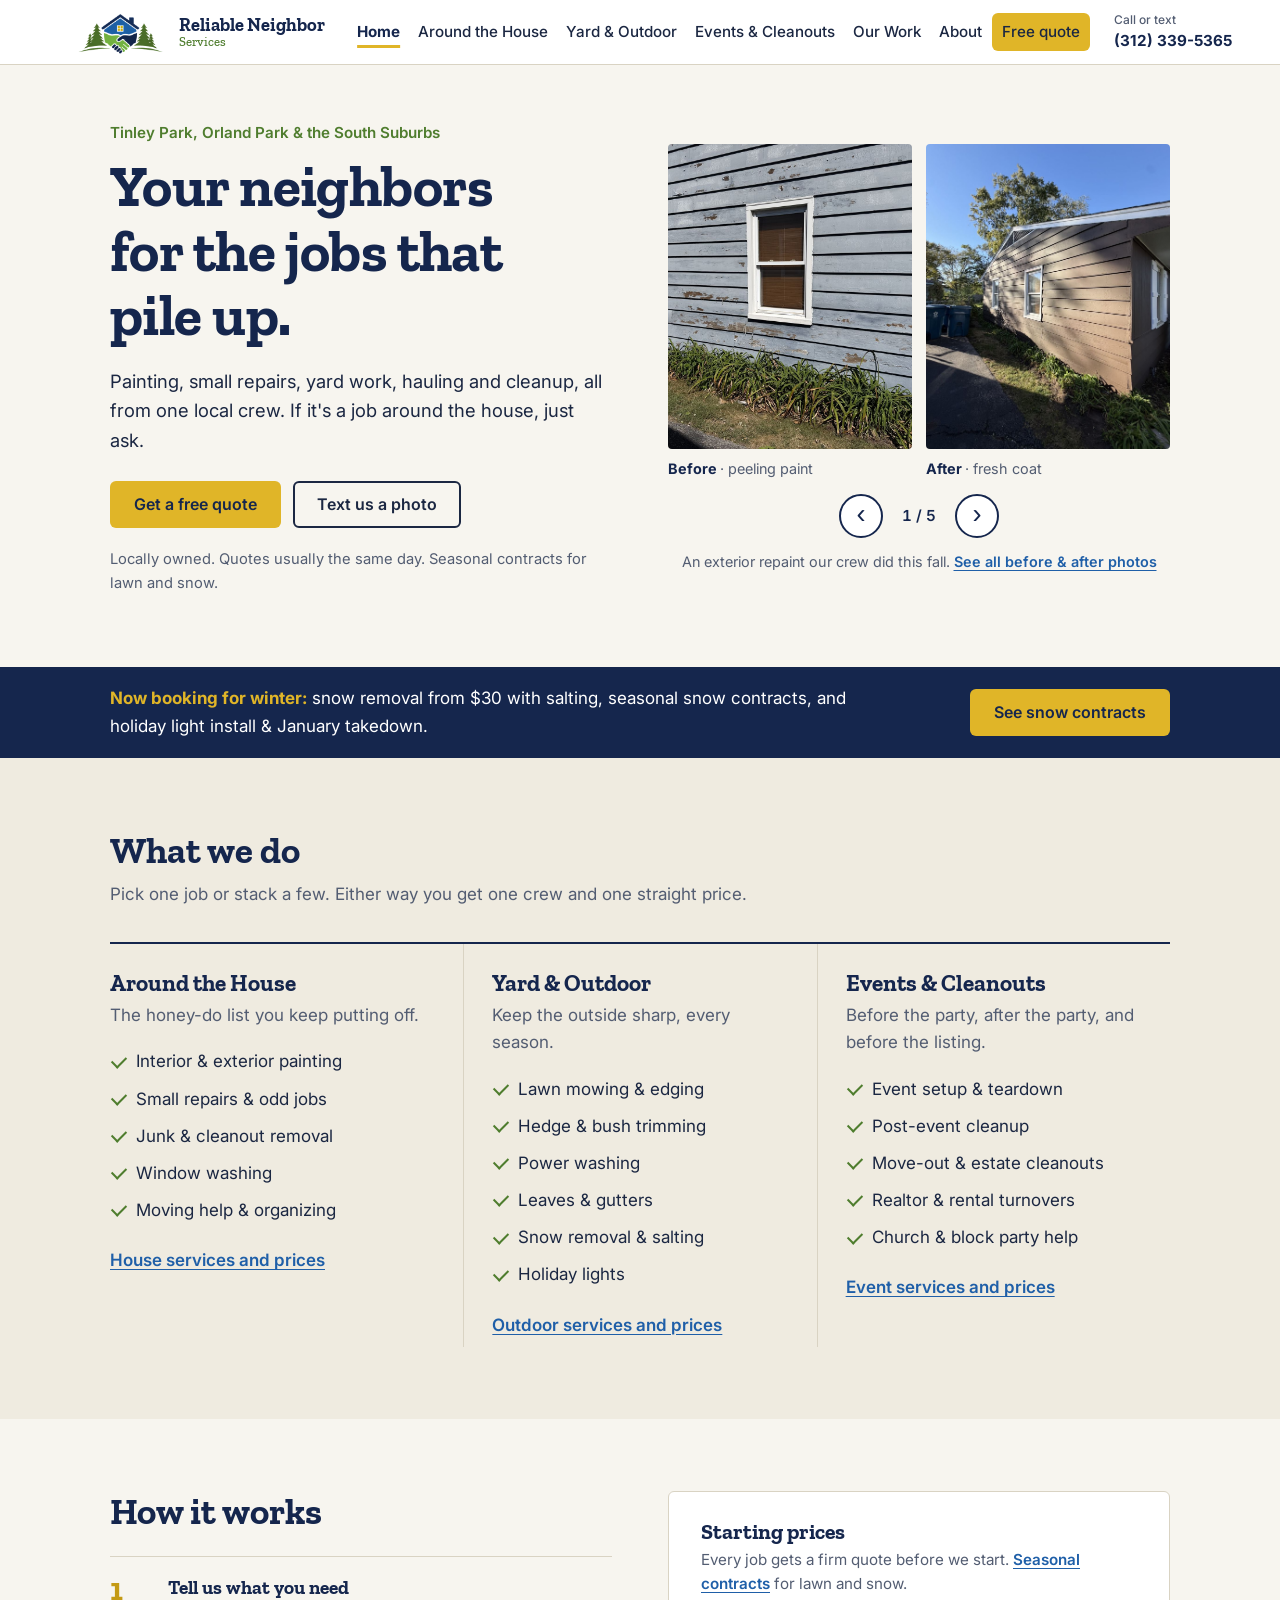
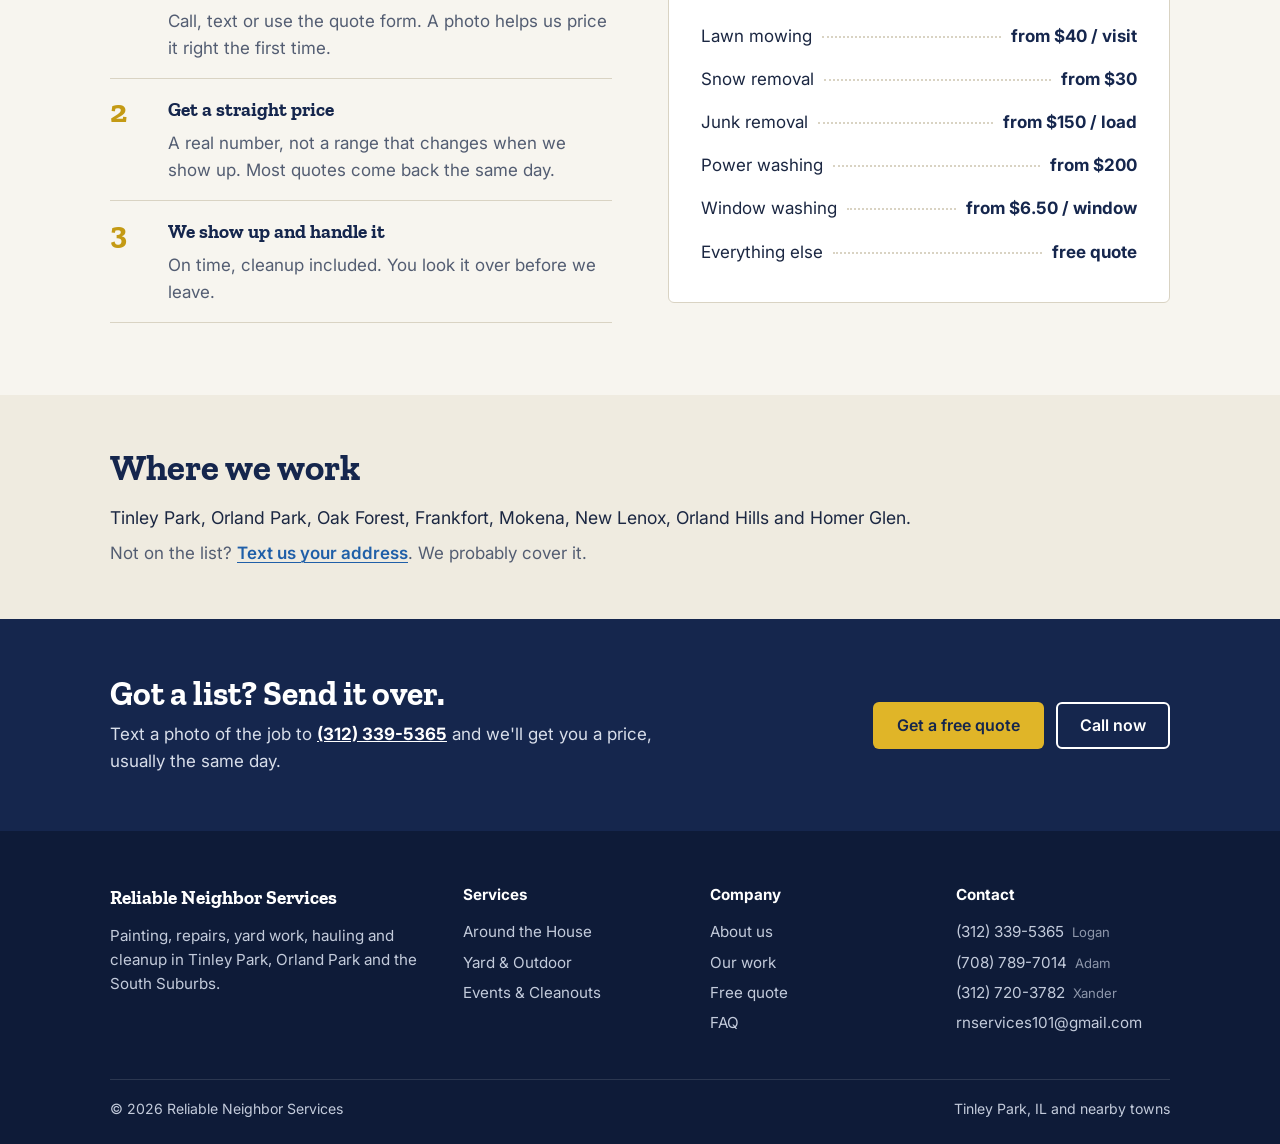
<file: index.html>
<!doctype html>
<html lang="en">
<head>
  <meta charset="UTF-8" />
  <meta name="viewport" content="width=device-width, initial-scale=1" />
  <title>Reliable Neighbor Services | Handyman, Painting &amp; Yard Work in Tinley Park</title>
  <meta name="description" content="Local crew for painting, small repairs, lawn and hedge care, power washing, junk removal and event cleanup in Tinley Park, Orland Park and the South Suburbs. Free quotes, usually same day." />
  <link rel="canonical" href="https://reliableneighbors.com/" />
  <meta property="og:type" content="website" />
  <meta property="og:title" content="Reliable Neighbor Services | Handyman, Painting &amp; Yard Work in Tinley Park" />
  <meta property="og:description" content="Local crew for painting, small repairs, lawn and hedge care, power washing, junk removal and event cleanup in Tinley Park, Orland Park and the South Suburbs. Free quotes, usually same day." />
  <meta property="og:image" content="https://reliableneighbors.com/assets/after-siding.jpg" />
  <link rel="preconnect" href="https://fonts.googleapis.com" />
  <link rel="preconnect" href="https://fonts.gstatic.com" crossorigin />
  <link href="https://fonts.googleapis.com/css2?family=Zilla+Slab:wght@600;700&family=Inter:wght@400;500;600;700&display=swap" rel="stylesheet" />
  <link rel="icon" href="favicon.ico" sizes="any" />
  <link rel="apple-touch-icon" href="assets/logo-icon.png" />
  <link rel="stylesheet" href="style.css" />
  <script src="script.js" defer></script>
  <script type="application/ld+json">
  {"@context":"https://schema.org","@type":"HomeAndConstructionBusiness","name":"Reliable Neighbor Services","url":"https://reliableneighbors.com/","logo":"https://reliableneighbors.com/assets/logo-icon.png","image":"https://reliableneighbors.com/assets/after-siding.jpg","telephone":"+1-312-339-5365","email":"rnservices101@gmail.com","areaServed":["Tinley Park","Orland Park","Oak Forest","Frankfort","Mokena","New Lenox","Orland Hills","Homer Glen"]}
  </script>
</head>
<body>
<a class="skip" href="#main">Skip to content</a>

<header class="site">
  <div class="wrap head">
    <a href="index.html" class="brand">
      <img src="assets/logo-mark.png" alt="" width="99" height="44" />
      <span>Reliable Neighbor<small>Services</small></span>
    </a>
    <button class="menu-btn" type="button" aria-expanded="false" aria-controls="site-nav">Menu</button>
    <nav class="main" id="site-nav" aria-label="Main">
      <ul>
        <li><a href="index.html" aria-current="page">Home</a></li>
        <li><a href="around-the-house.html">Around the House</a></li>
        <li><a href="yard-outdoor.html">Yard &amp; Outdoor</a></li>
        <li><a href="events.html">Events &amp; Cleanouts</a></li>
        <li><a href="work.html">Our Work</a></li>
        <li><a href="about.html">About</a></li>
        <li><a href="contact.html" class="btn btn-gold">Free quote</a></li>
      </ul>
    </nav>
    <a class="head-phone" href="tel:+13123395365"><small>Call or text</small>(312) 339-5365</a>
  </div>
</header>

<main id="main">
  <section class="hero">
    <div class="wrap hero-grid">
      <div>
        <p class="where">Tinley Park, Orland Park &amp; the South Suburbs</p>
        <h1>Your neighbors for the jobs that pile up.</h1>
        <p class="lede">Painting, small repairs, yard work, hauling and cleanup, all from one local crew. If it's a job around the house, just ask.</p>
        <div class="actions">
          <a class="btn btn-gold" href="contact.html">Get a free quote</a>
          <a class="btn btn-line" href="sms:+13123395365">Text us a photo</a>
        </div>
        <p class="fine">Locally owned. Quotes usually the same day. Seasonal contracts for lawn and snow.</p>
      </div>
      <div class="ba-slider" aria-roledescription="carousel" aria-label="Before and after photos of an exterior repaint">
        <div class="ba ba-slide" aria-label="Photo 1 of 5">
          <figure>
            <img src="assets/before-siding.jpg" alt="Side of a house with old, peeling light-blue paint on the siding" width="1400" height="1050" loading="eager" />
            <figcaption>Before <span>&middot; peeling paint</span></figcaption>
          </figure>
          <figure>
            <img src="assets/after-siding.jpg" alt="The same house after our crew repainted the siding a warm brown" width="1050" height="1400" loading="eager" />
            <figcaption>After <span>&middot; fresh coat</span></figcaption>
          </figure>
        </div>
        <div class="ba ba-slide" aria-label="Photo 2 of 5" hidden>
          <figure>
            <img src="assets/gallery/exterior-repaint/front-before.jpg" alt="Front of the ranch house with faded light-blue siding" width="1400" height="1050" loading="lazy" style="object-position: 66% 50%" />
            <figcaption>Before <span>&middot; front</span></figcaption>
          </figure>
          <figure>
            <img src="assets/gallery/exterior-repaint/front-after.jpg" alt="The same house from the front, repainted a deep brown with white trim" width="1400" height="1050" loading="lazy" style="object-position: 66% 50%" />
            <figcaption>After <span>&middot; front</span></figcaption>
          </figure>
        </div>
        <div class="ba ba-slide" aria-label="Photo 3 of 5" hidden>
          <figure>
            <img src="assets/gallery/exterior-repaint/deck-before.jpg" alt="Back of the house and deck with faded blue siding" width="1400" height="1050" loading="lazy" style="object-position: 40% 50%" />
            <figcaption>Before <span>&middot; back &amp; deck</span></figcaption>
          </figure>
          <figure>
            <img src="assets/gallery/exterior-repaint/deck-after.jpg" alt="Back of the house and deck after repainting in brown" width="1400" height="1050" loading="lazy" style="object-position: 40% 50%" />
            <figcaption>After <span>&middot; back &amp; deck</span></figcaption>
          </figure>
        </div>
        <div class="ba ba-slide" aria-label="Photo 4 of 5" hidden>
          <figure>
            <img src="assets/gallery/exterior-repaint/side-before.jpg" alt="Side wall with peeling, sun-faded blue paint" width="1400" height="1050" loading="lazy" style="object-position: 50% 50%" />
            <figcaption>Before <span>&middot; side wall</span></figcaption>
          </figure>
          <figure>
            <img src="assets/gallery/exterior-repaint/side-after.jpg" alt="The same side wall with a smooth new coat of brown paint" width="1400" height="1050" loading="lazy" style="object-position: 50% 50%" />
            <figcaption>After <span>&middot; side wall</span></figcaption>
          </figure>
        </div>
        <div class="ba ba-slide" aria-label="Photo 5 of 5" hidden>
          <figure>
            <img src="assets/gallery/exterior-repaint/drive-before.jpg" alt="Driveway side of the house with worn blue siding" width="1400" height="1050" loading="lazy" style="object-position: 75% 50%" />
            <figcaption>Before <span>&middot; driveway side</span></figcaption>
          </figure>
          <figure>
            <img src="assets/gallery/exterior-repaint/drive-after.jpg" alt="Driveway side of the house after repainting in brown" width="1050" height="1400" loading="lazy" style="object-position: 50% 50%" />
            <figcaption>After <span>&middot; driveway side</span></figcaption>
          </figure>
        </div>
        <div class="ba-controls" hidden>
          <button type="button" class="ba-arrow ba-prev" aria-label="Previous photos">&#8249;</button>
          <span class="ba-count" aria-live="polite">1 / 5</span>
          <button type="button" class="ba-arrow ba-next" aria-label="Next photos">&#8250;</button>
        </div>
        <p class="ba-note">An exterior repaint our crew did this fall. <a class="link" href="work.html">See all before &amp; after photos</a></p>
      </div>
    </div>
  </section>

  <!-- SEASONAL: swap this text each season (spring: lawn & power washing; summer: mowing; fall/winter: below). -->
  <section class="season">
    <div class="wrap season-row">
      <p><b>Now booking for winter:</b> snow removal from $30 with salting, seasonal snow contracts, and holiday light install &amp; January takedown.</p>
      <a class="btn btn-gold" href="yard-outdoor.html#contracts">See snow contracts</a>
    </div>
  </section>

  <section class="alt">
    <div class="wrap">
      <div class="sec-head">
        <h2>What we do</h2>
        <p>Pick one job or stack a few. Either way you get one crew and one straight price.</p>
      </div>
      <div class="divisions">
        <div class="division">
          <h3><a href="around-the-house.html">Around the House</a></h3>
          <p>The honey-do list you keep putting off.</p>
          <ul class="ticks">
            <li>Interior &amp; exterior painting</li>
            <li>Small repairs &amp; odd jobs</li>
            <li>Junk &amp; cleanout removal</li>
            <li>Window washing</li>
            <li>Moving help &amp; organizing</li>
          </ul>
          <a class="link" href="around-the-house.html">House services and prices</a>
        </div>
        <div class="division">
          <h3><a href="yard-outdoor.html">Yard &amp; Outdoor</a></h3>
          <p>Keep the outside sharp, every season.</p>
          <ul class="ticks">
            <li>Lawn mowing &amp; edging</li>
            <li>Hedge &amp; bush trimming</li>
            <li>Power washing</li>
            <li>Leaves &amp; gutters</li>
            <li>Snow removal &amp; salting</li>
            <li>Holiday lights</li>
          </ul>
          <a class="link" href="yard-outdoor.html">Outdoor services and prices</a>
        </div>
        <div class="division">
          <h3><a href="events.html">Events &amp; Cleanouts</a></h3>
          <p>Before the party, after the party, and before the listing.</p>
          <ul class="ticks">
            <li>Event setup &amp; teardown</li>
            <li>Post-event cleanup</li>
            <li>Move-out &amp; estate cleanouts</li>
            <li>Realtor &amp; rental turnovers</li>
            <li>Church &amp; block party help</li>
          </ul>
          <a class="link" href="events.html">Event services and prices</a>
        </div>
      </div>
    </div>
  </section>

  <section>
    <div class="wrap split">
      <div>
        <h2 class="sec">How it works</h2>
        <ol class="steps" style="margin-top:24px">
          <li><b>Tell us what you need</b><p>Call, text or use the quote form. A photo helps us price it right the first time.</p></li>
          <li><b>Get a straight price</b><p>A real number, not a range that changes when we show up. Most quotes come back the same day.</p></li>
          <li><b>We show up and handle it</b><p>On time, cleanup included. You look it over before we leave.</p></li>
        </ol>
      </div>
      <div class="rates">
        <h3>Starting prices</h3>
        <p class="sub">Every job gets a firm quote before we start. <a class="link" href="yard-outdoor.html#contracts">Seasonal contracts</a> for lawn and snow.</p>
        <ul class="rate-list">
          <li><span class="n">Lawn mowing</span><span class="p">from $40 / visit</span></li>
          <li><span class="n">Snow removal</span><span class="p">from $30</span></li>
          <li><span class="n">Junk removal</span><span class="p">from $150 / load</span></li>
          <li><span class="n">Power washing</span><span class="p">from $200</span></li>
          <li><span class="n">Window washing</span><span class="p">from $6.50 / window</span></li>
          <li><span class="n">Everything else</span><span class="p">free quote</span></li>
        </ul>
      </div>
    </div>
  </section>

  <section class="alt tight">
    <div class="wrap">
      <h2 class="sec">Where we work</h2>
      <p class="towns" style="margin-top:12px">Tinley Park, Orland Park, Oak Forest, Frankfort, Mokena, New Lenox, Orland Hills and Homer Glen.</p>
      <p class="muted" style="margin-top:6px">Not on the list? <a class="link" href="sms:+13123395365">Text us your address</a>. We probably cover it.</p>
    </div>
  </section>

  <!-- REVIEWS: add 2-3 real ones here once you have them (first name + last initial + town). -->

  <section class="cta-band">
    <div class="wrap">
      <div>
        <h2>Got a list? Send it over.</h2>
        <p>Text a photo of the job to <a href="sms:+13123395365">(312) 339-5365</a> and we'll get you a price, usually the same day.</p>
      </div>
      <div class="actions">
        <a class="btn btn-gold" href="contact.html">Get a free quote</a>
        <a class="btn btn-line" href="tel:+13123395365">Call now</a>
      </div>
    </div>
  </section>
</main>

<footer class="site">
  <div class="wrap">
    <div class="foot-grid">
      <div>
        <div class="foot-name">Reliable Neighbor Services</div>
        <p>Painting, repairs, yard work, hauling and cleanup in Tinley Park, Orland Park and the South Suburbs.</p>
      </div>
      <div>
        <h4>Services</h4>
        <ul>
          <li><a href="around-the-house.html">Around the House</a></li>
          <li><a href="yard-outdoor.html">Yard &amp; Outdoor</a></li>
          <li><a href="events.html">Events &amp; Cleanouts</a></li>
        </ul>
      </div>
      <div>
        <h4>Company</h4>
        <ul>
          <li><a href="about.html">About us</a></li>
          <li><a href="work.html">Our work</a></li>
          <li><a href="contact.html">Free quote</a></li>
          <li><a href="contact.html#faq">FAQ</a></li>
        </ul>
      </div>
      <div>
        <h4>Contact</h4>
        <ul>
          <li><a href="tel:+13123395365">(312) 339-5365</a> <span class="who">Logan</span></li>
          <li><a href="tel:+17087897014">(708) 789-7014</a> <span class="who">Adam</span></li>
          <li><a href="tel:+13127203782">(312) 720-3782</a> <span class="who">Xander</span></li>
          <li><a href="mailto:rnservices101@gmail.com">rnservices101@gmail.com</a></li>
        </ul>
      </div>
    </div>
    <div class="foot-bottom">
      <span>&copy; 2026 Reliable Neighbor Services</span>
      <span>Tinley Park, IL and nearby towns</span>
    </div>
  </div>
</footer>

<div class="callbar">
  <a href="tel:+13123395365">Call</a>
  <a href="sms:+13123395365">Text for a quote</a>
</div>
</body>
</html>
</file>
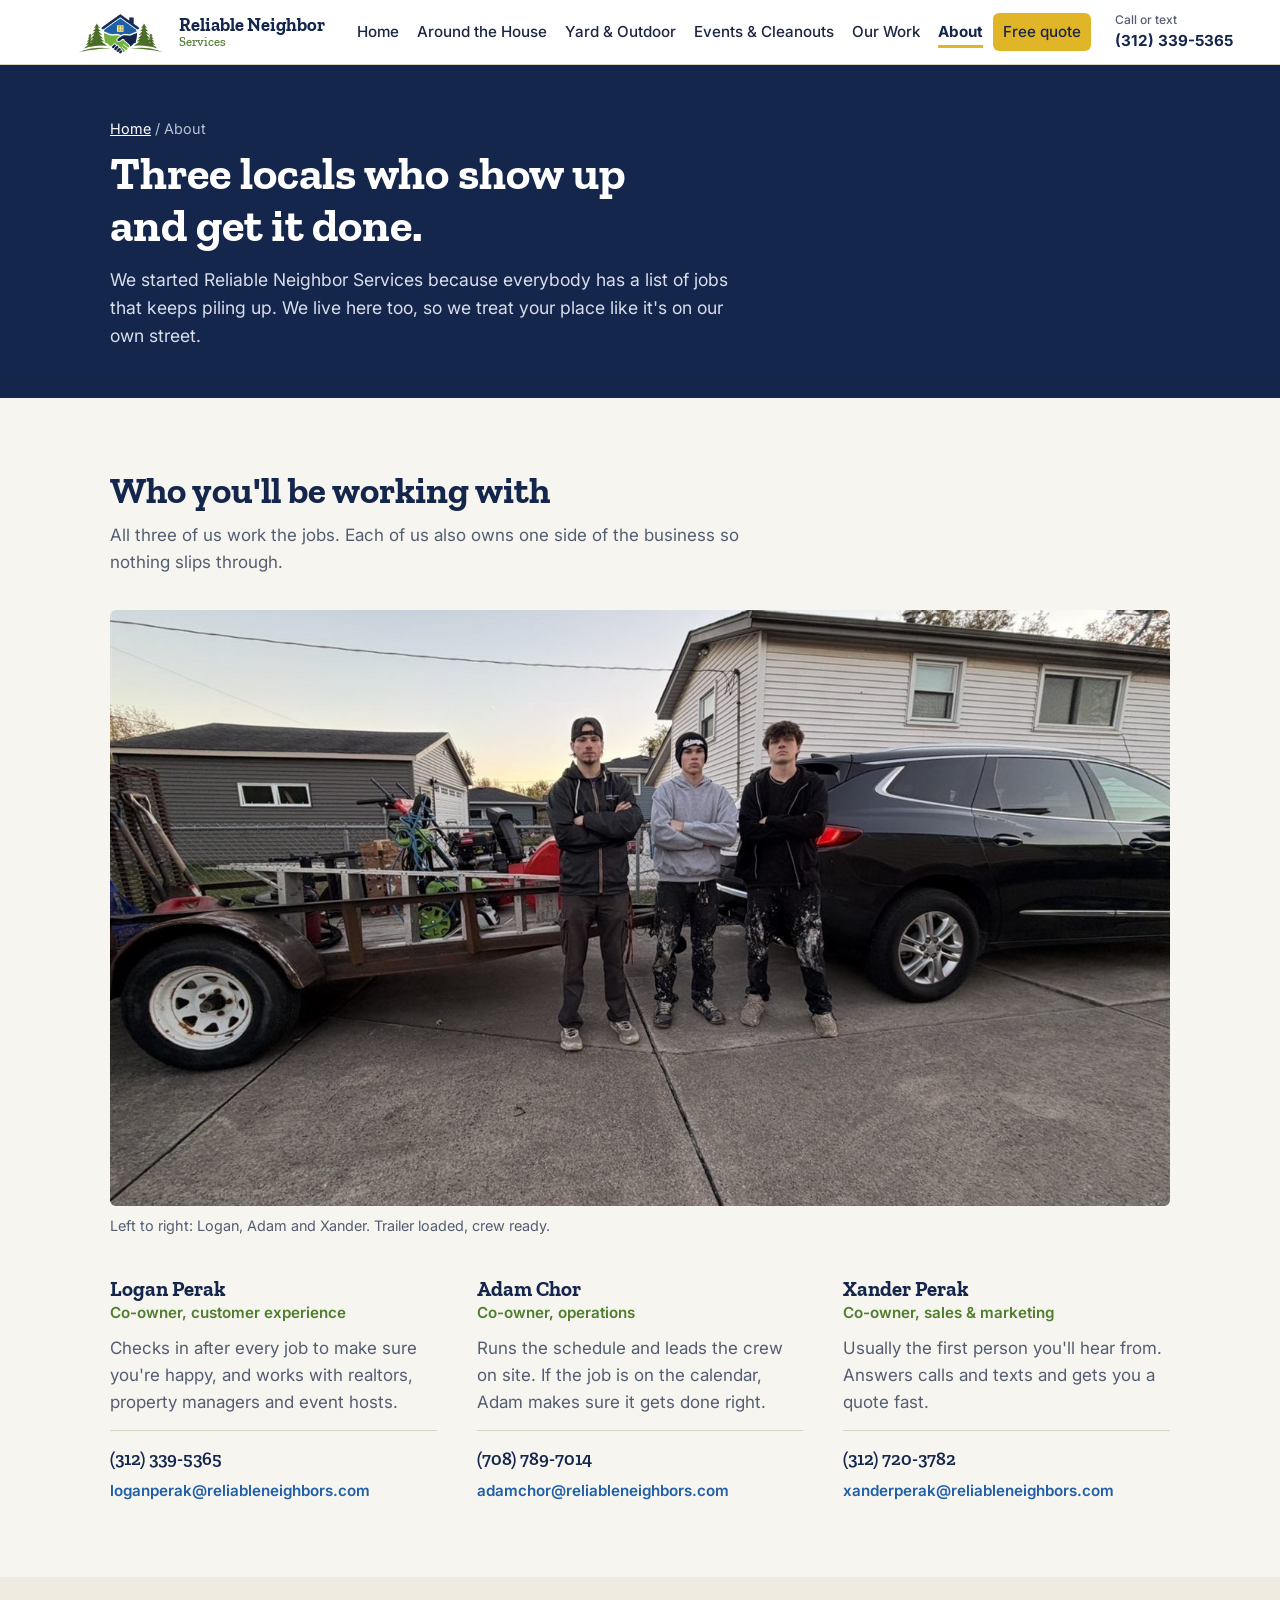
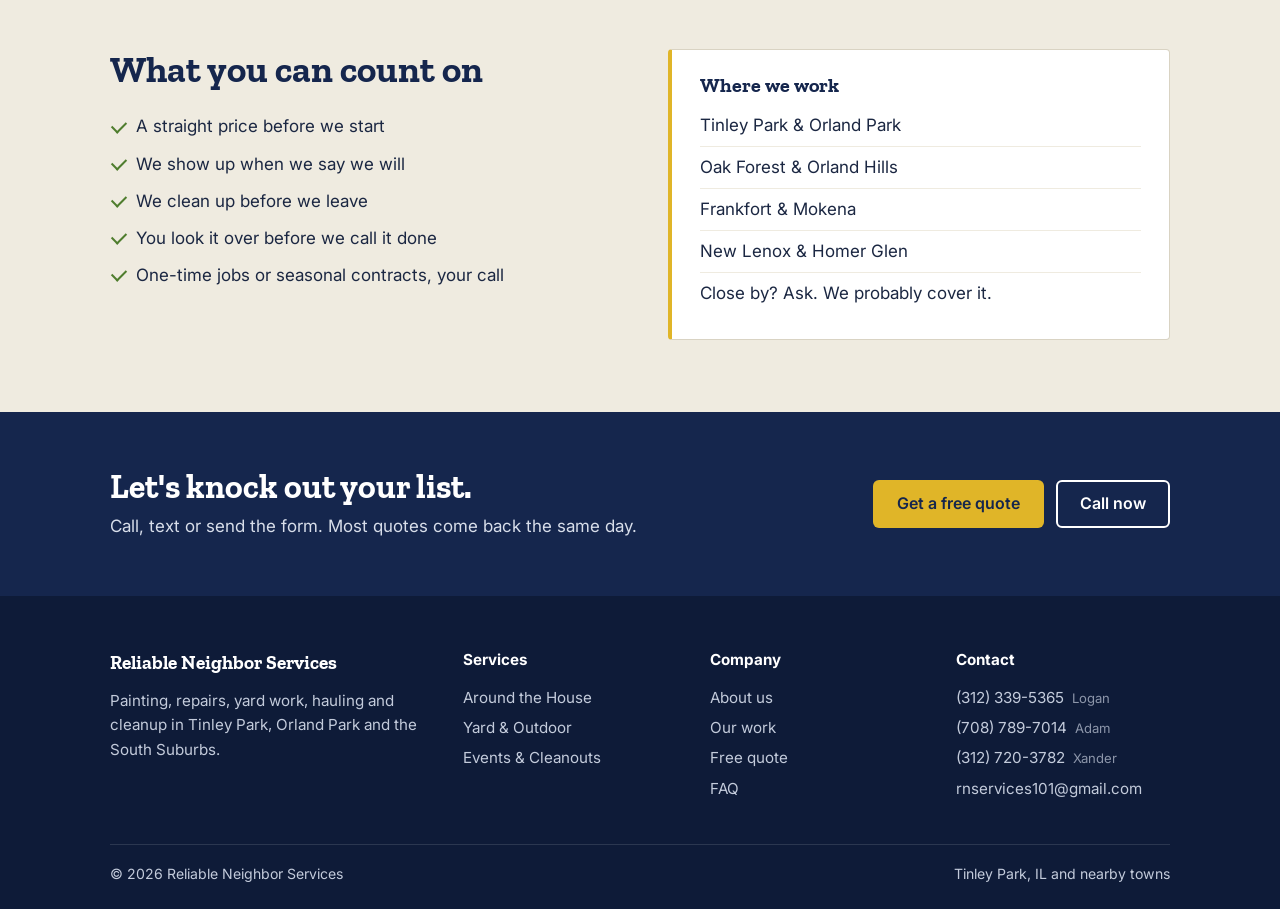
<file: about.html>
<!doctype html>
<html lang="en">
<head>
  <meta charset="UTF-8" />
  <meta name="viewport" content="width=device-width, initial-scale=1" />
  <title>About Us | Reliable Neighbor Services</title>
  <meta name="description" content="Reliable Neighbor Services is run by three locals in the South Suburbs. Meet Logan, Adam and Xander." />
  <link rel="canonical" href="https://reliableneighbors.com/about.html" />
  <meta property="og:type" content="website" />
  <meta property="og:title" content="About Us | Reliable Neighbor Services" />
  <meta property="og:description" content="Reliable Neighbor Services is run by three locals in the South Suburbs. Meet Logan, Adam and Xander." />
  <meta property="og:image" content="https://reliableneighbors.com/assets/after-siding.jpg" />
  <link rel="preconnect" href="https://fonts.googleapis.com" />
  <link rel="preconnect" href="https://fonts.gstatic.com" crossorigin />
  <link href="https://fonts.googleapis.com/css2?family=Zilla+Slab:wght@600;700&family=Inter:wght@400;500;600;700&display=swap" rel="stylesheet" />
  <link rel="icon" href="favicon.ico" sizes="any" />
  <link rel="apple-touch-icon" href="assets/logo-icon.png" />
  <link rel="stylesheet" href="style.css" />
  <script src="script.js" defer></script>
</head>
<body>
<a class="skip" href="#main">Skip to content</a>

<header class="site">
  <div class="wrap head">
    <a href="index.html" class="brand">
      <img src="assets/logo-mark.png" alt="" width="99" height="44" />
      <span>Reliable Neighbor<small>Services</small></span>
    </a>
    <button class="menu-btn" type="button" aria-expanded="false" aria-controls="site-nav">Menu</button>
    <nav class="main" id="site-nav" aria-label="Main">
      <ul>
        <li><a href="index.html">Home</a></li>
        <li><a href="around-the-house.html">Around the House</a></li>
        <li><a href="yard-outdoor.html">Yard &amp; Outdoor</a></li>
        <li><a href="events.html">Events &amp; Cleanouts</a></li>
        <li><a href="work.html">Our Work</a></li>
        <li><a href="about.html" aria-current="page">About</a></li>
        <li><a href="contact.html" class="btn btn-gold">Free quote</a></li>
      </ul>
    </nav>
    <a class="head-phone" href="tel:+13123395365"><small>Call or text</small>(312) 339-5365</a>
  </div>
</header>

<main id="main">
  <div class="page-hero">
    <div class="wrap">
      <div class="crumb"><a href="index.html">Home</a> / About</div>
      <h1>Three locals who show up and get it done.</h1>
      <p>We started Reliable Neighbor Services because everybody has a list of jobs that keeps piling up. We live here too, so we treat your place like it's on our own street.</p>
    </div>
  </div>

  <section>
    <div class="wrap">
      <div class="sec-head">
        <h2>Who you'll be working with</h2>
        <p>All three of us work the jobs. Each of us also owns one side of the business so nothing slips through.</p>
      </div>
      <figure class="crew-photo">
        <img src="assets/crew.jpg" alt="The three Reliable Neighbor Services owners standing in a driveway beside their loaded work trailer" width="1400" height="1050" loading="lazy" />
        <figcaption>Left to right: Logan, Adam and Xander. Trailer loaded, crew ready.</figcaption>
      </figure>
      <div class="team">
        <div class="member">
          <h3>Logan Perak</h3>
          <div class="role">Co-owner, customer experience</div>
          <p>Checks in after every job to make sure you're happy, and works with realtors, property managers and event hosts.</p>
          <ul class="member-contact">
            <li><a href="tel:+13123395365">(312) 339-5365</a></li>
            <li><a href="mailto:loganperak@reliableneighbors.com">loganperak@reliableneighbors.com</a></li>
          </ul>
        </div>
        <div class="member">
          <h3>Adam Chor</h3>
          <div class="role">Co-owner, operations</div>
          <p>Runs the schedule and leads the crew on site. If the job is on the calendar, Adam makes sure it gets done right.</p>
          <ul class="member-contact">
            <li><a href="tel:+17087897014">(708) 789-7014</a></li>
            <li><a href="mailto:adamchor@reliableneighbors.com">adamchor@reliableneighbors.com</a></li>
          </ul>
        </div>
        <div class="member">
          <h3>Xander Perak</h3>
          <div class="role">Co-owner, sales &amp; marketing</div>
          <p>Usually the first person you'll hear from. Answers calls and texts and gets you a quote fast.</p>
          <ul class="member-contact">
            <li><a href="tel:+13127203782">(312) 720-3782</a></li>
            <li><a href="mailto:xanderperak@reliableneighbors.com">xanderperak@reliableneighbors.com</a></li>
          </ul>
        </div>
      </div>
    </div>
  </section>

  <section class="alt">
    <div class="wrap split">
      <div>
        <h2 class="sec">What you can count on</h2>
        <ul class="ticks" style="margin-top:18px">
          <li>A straight price before we start</li>
          <li>We show up when we say we will</li>
          <li>We clean up before we leave</li>
          <li>You look it over before we call it done</li>
          <li>One-time jobs or seasonal contracts, your call</li>
        </ul>
      </div>
      <div class="box">
        <h3>Where we work</h3>
        <ul>
          <li>Tinley Park &amp; Orland Park</li>
          <li>Oak Forest &amp; Orland Hills</li>
          <li>Frankfort &amp; Mokena</li>
          <li>New Lenox &amp; Homer Glen</li>
          <li>Close by? Ask. We probably cover it.</li>
        </ul>
      </div>
    </div>
  </section>

  <section class="cta-band">
    <div class="wrap">
      <div>
        <h2>Let's knock out your list.</h2>
        <p>Call, text or send the form. Most quotes come back the same day.</p>
      </div>
      <div class="actions">
        <a class="btn btn-gold" href="contact.html">Get a free quote</a>
        <a class="btn btn-line" href="tel:+13123395365">Call now</a>
      </div>
    </div>
  </section>
</main>

<footer class="site">
  <div class="wrap">
    <div class="foot-grid">
      <div>
        <div class="foot-name">Reliable Neighbor Services</div>
        <p>Painting, repairs, yard work, hauling and cleanup in Tinley Park, Orland Park and the South Suburbs.</p>
      </div>
      <div>
        <h4>Services</h4>
        <ul>
          <li><a href="around-the-house.html">Around the House</a></li>
          <li><a href="yard-outdoor.html">Yard &amp; Outdoor</a></li>
          <li><a href="events.html">Events &amp; Cleanouts</a></li>
        </ul>
      </div>
      <div>
        <h4>Company</h4>
        <ul>
          <li><a href="about.html">About us</a></li>
          <li><a href="work.html">Our work</a></li>
          <li><a href="contact.html">Free quote</a></li>
          <li><a href="contact.html#faq">FAQ</a></li>
        </ul>
      </div>
      <div>
        <h4>Contact</h4>
        <ul>
          <li><a href="tel:+13123395365">(312) 339-5365</a> <span class="who">Logan</span></li>
          <li><a href="tel:+17087897014">(708) 789-7014</a> <span class="who">Adam</span></li>
          <li><a href="tel:+13127203782">(312) 720-3782</a> <span class="who">Xander</span></li>
          <li><a href="mailto:rnservices101@gmail.com">rnservices101@gmail.com</a></li>
        </ul>
      </div>
    </div>
    <div class="foot-bottom">
      <span>&copy; 2026 Reliable Neighbor Services</span>
      <span>Tinley Park, IL and nearby towns</span>
    </div>
  </div>
</footer>

<div class="callbar">
  <a href="tel:+13123395365">Call</a>
  <a href="sms:+13123395365">Text for a quote</a>
</div>
</body>
</html>
</file>
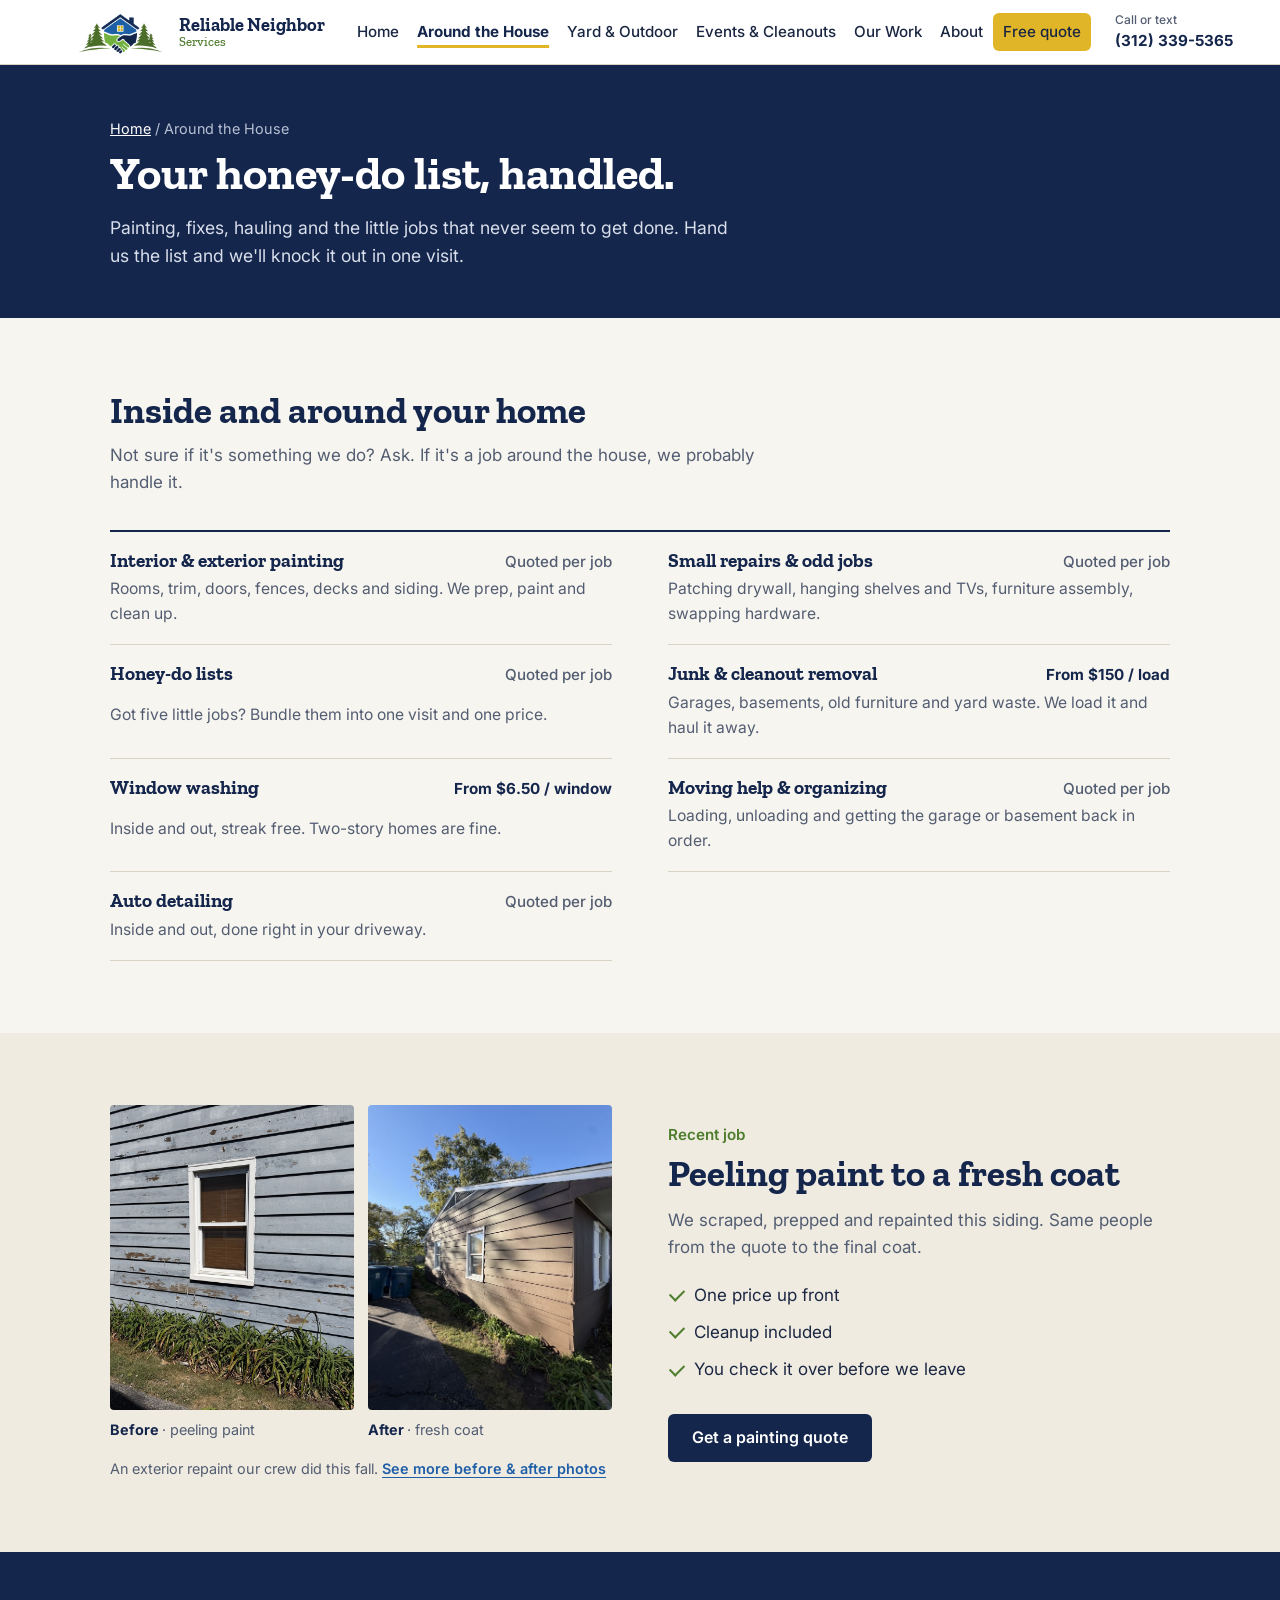
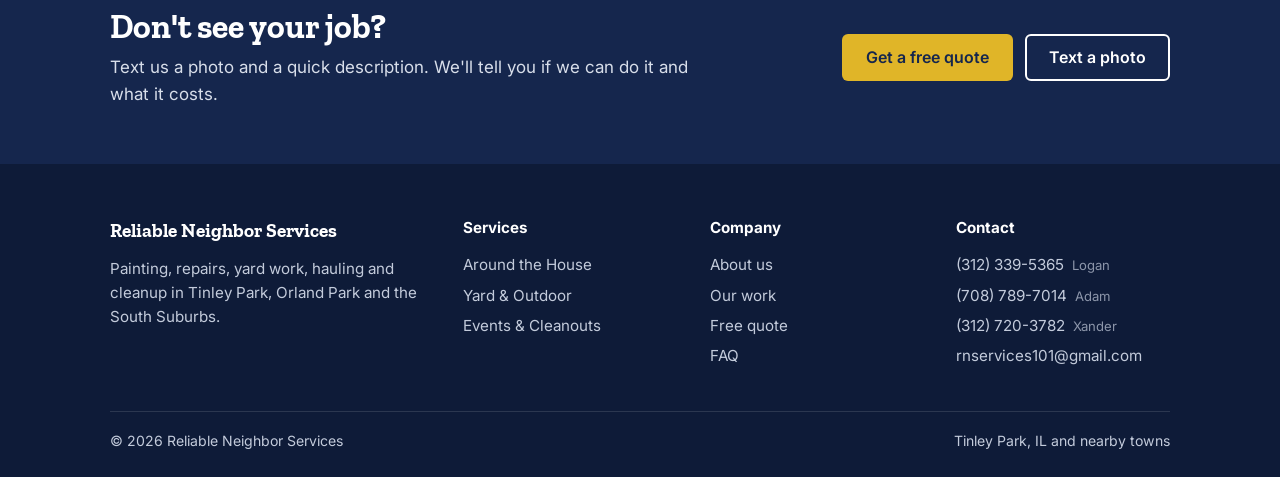
<file: around-the-house.html>
<!doctype html>
<html lang="en">
<head>
  <meta charset="UTF-8" />
  <meta name="viewport" content="width=device-width, initial-scale=1" />
  <title>Painting, Repairs &amp; Junk Removal | Reliable Neighbor Services</title>
  <meta name="description" content="Interior and exterior painting, small repairs, honey-do lists, junk removal, window washing and moving help in Tinley Park, Orland Park and nearby towns." />
  <link rel="canonical" href="https://reliableneighbors.com/around-the-house.html" />
  <meta property="og:type" content="website" />
  <meta property="og:title" content="Painting, Repairs &amp; Junk Removal | Reliable Neighbor Services" />
  <meta property="og:description" content="Interior and exterior painting, small repairs, honey-do lists, junk removal, window washing and moving help in Tinley Park, Orland Park and nearby towns." />
  <meta property="og:image" content="https://reliableneighbors.com/assets/after-siding.jpg" />
  <link rel="preconnect" href="https://fonts.googleapis.com" />
  <link rel="preconnect" href="https://fonts.gstatic.com" crossorigin />
  <link href="https://fonts.googleapis.com/css2?family=Zilla+Slab:wght@600;700&family=Inter:wght@400;500;600;700&display=swap" rel="stylesheet" />
  <link rel="icon" href="favicon.ico" sizes="any" />
  <link rel="apple-touch-icon" href="assets/logo-icon.png" />
  <link rel="stylesheet" href="style.css" />
  <script src="script.js" defer></script>
</head>
<body>
<a class="skip" href="#main">Skip to content</a>

<header class="site">
  <div class="wrap head">
    <a href="index.html" class="brand">
      <img src="assets/logo-mark.png" alt="" width="99" height="44" />
      <span>Reliable Neighbor<small>Services</small></span>
    </a>
    <button class="menu-btn" type="button" aria-expanded="false" aria-controls="site-nav">Menu</button>
    <nav class="main" id="site-nav" aria-label="Main">
      <ul>
        <li><a href="index.html">Home</a></li>
        <li><a href="around-the-house.html" aria-current="page">Around the House</a></li>
        <li><a href="yard-outdoor.html">Yard &amp; Outdoor</a></li>
        <li><a href="events.html">Events &amp; Cleanouts</a></li>
        <li><a href="work.html">Our Work</a></li>
        <li><a href="about.html">About</a></li>
        <li><a href="contact.html" class="btn btn-gold">Free quote</a></li>
      </ul>
    </nav>
    <a class="head-phone" href="tel:+13123395365"><small>Call or text</small>(312) 339-5365</a>
  </div>
</header>

<main id="main">
  <div class="page-hero">
    <div class="wrap">
      <div class="crumb"><a href="index.html">Home</a> / Around the House</div>
      <h1>Your honey-do list, handled.</h1>
      <p>Painting, fixes, hauling and the little jobs that never seem to get done. Hand us the list and we'll knock it out in one visit.</p>
    </div>
  </div>

  <section>
    <div class="wrap">
      <div class="sec-head">
        <h2>Inside and around your home</h2>
        <p>Not sure if it's something we do? Ask. If it's a job around the house, we probably handle it.</p>
      </div>
      <ul class="svc-list">
        <li><h3>Interior &amp; exterior painting</h3><span class="price ask">Quoted per job</span><p>Rooms, trim, doors, fences, decks and siding. We prep, paint and clean up.</p></li>
        <li><h3>Small repairs &amp; odd jobs</h3><span class="price ask">Quoted per job</span><p>Patching drywall, hanging shelves and TVs, furniture assembly, swapping hardware.</p></li>
        <li><h3>Honey-do lists</h3><span class="price ask">Quoted per job</span><p>Got five little jobs? Bundle them into one visit and one price.</p></li>
        <li><h3>Junk &amp; cleanout removal</h3><span class="price">From $150 / load</span><p>Garages, basements, old furniture and yard waste. We load it and haul it away.</p></li>
        <li><h3>Window washing</h3><span class="price">From $6.50 / window</span><p>Inside and out, streak free. Two-story homes are fine.</p></li>
        <li><h3>Moving help &amp; organizing</h3><span class="price ask">Quoted per job</span><p>Loading, unloading and getting the garage or basement back in order.</p></li>
        <li><h3>Auto detailing</h3><span class="price ask">Quoted per job</span><p>Inside and out, done right in your driveway.</p></li>
      </ul>
    </div>
  </section>

  <section class="alt">
    <div class="wrap split center">
      <div class="ba">
          <figure>
            <img src="assets/before-siding.jpg" alt="Side of a house with old, peeling light-blue paint on the siding" width="1400" height="1050" loading="lazy" />
            <figcaption>Before <span>&middot; peeling paint</span></figcaption>
          </figure>
          <figure>
            <img src="assets/after-siding.jpg" alt="The same house after our crew repainted the siding a warm brown" width="1050" height="1400" loading="lazy" />
            <figcaption>After <span>&middot; fresh coat</span></figcaption>
          </figure>
          <p class="ba-note">An exterior repaint our crew did this fall. <a class="link" href="work.html">See more before &amp; after photos</a></p>
        </div>
      <div>
        <p class="kicker">Recent job</p>
        <h2 class="sec">Peeling paint to a fresh coat</h2>
        <p class="muted" style="margin-top:12px">We scraped, prepped and repainted this siding. Same people from the quote to the final coat.</p>
        <ul class="ticks" style="margin-top:16px">
          <li>One price up front</li>
          <li>Cleanup included</li>
          <li>You check it over before we leave</li>
        </ul>
        <div class="actions"><a class="btn btn-navy" href="contact.html">Get a painting quote</a></div>
      </div>
    </div>
  </section>

  <section class="cta-band">
    <div class="wrap">
      <div>
        <h2>Don't see your job?</h2>
        <p>Text us a photo and a quick description. We'll tell you if we can do it and what it costs.</p>
      </div>
      <div class="actions">
        <a class="btn btn-gold" href="contact.html">Get a free quote</a>
        <a class="btn btn-line" href="sms:+13123395365">Text a photo</a>
      </div>
    </div>
  </section>
</main>

<footer class="site">
  <div class="wrap">
    <div class="foot-grid">
      <div>
        <div class="foot-name">Reliable Neighbor Services</div>
        <p>Painting, repairs, yard work, hauling and cleanup in Tinley Park, Orland Park and the South Suburbs.</p>
      </div>
      <div>
        <h4>Services</h4>
        <ul>
          <li><a href="around-the-house.html">Around the House</a></li>
          <li><a href="yard-outdoor.html">Yard &amp; Outdoor</a></li>
          <li><a href="events.html">Events &amp; Cleanouts</a></li>
        </ul>
      </div>
      <div>
        <h4>Company</h4>
        <ul>
          <li><a href="about.html">About us</a></li>
          <li><a href="work.html">Our work</a></li>
          <li><a href="contact.html">Free quote</a></li>
          <li><a href="contact.html#faq">FAQ</a></li>
        </ul>
      </div>
      <div>
        <h4>Contact</h4>
        <ul>
          <li><a href="tel:+13123395365">(312) 339-5365</a> <span class="who">Logan</span></li>
          <li><a href="tel:+17087897014">(708) 789-7014</a> <span class="who">Adam</span></li>
          <li><a href="tel:+13127203782">(312) 720-3782</a> <span class="who">Xander</span></li>
          <li><a href="mailto:rnservices101@gmail.com">rnservices101@gmail.com</a></li>
        </ul>
      </div>
    </div>
    <div class="foot-bottom">
      <span>&copy; 2026 Reliable Neighbor Services</span>
      <span>Tinley Park, IL and nearby towns</span>
    </div>
  </div>
</footer>

<div class="callbar">
  <a href="tel:+13123395365">Call</a>
  <a href="sms:+13123395365">Text for a quote</a>
</div>
</body>
</html>
</file>
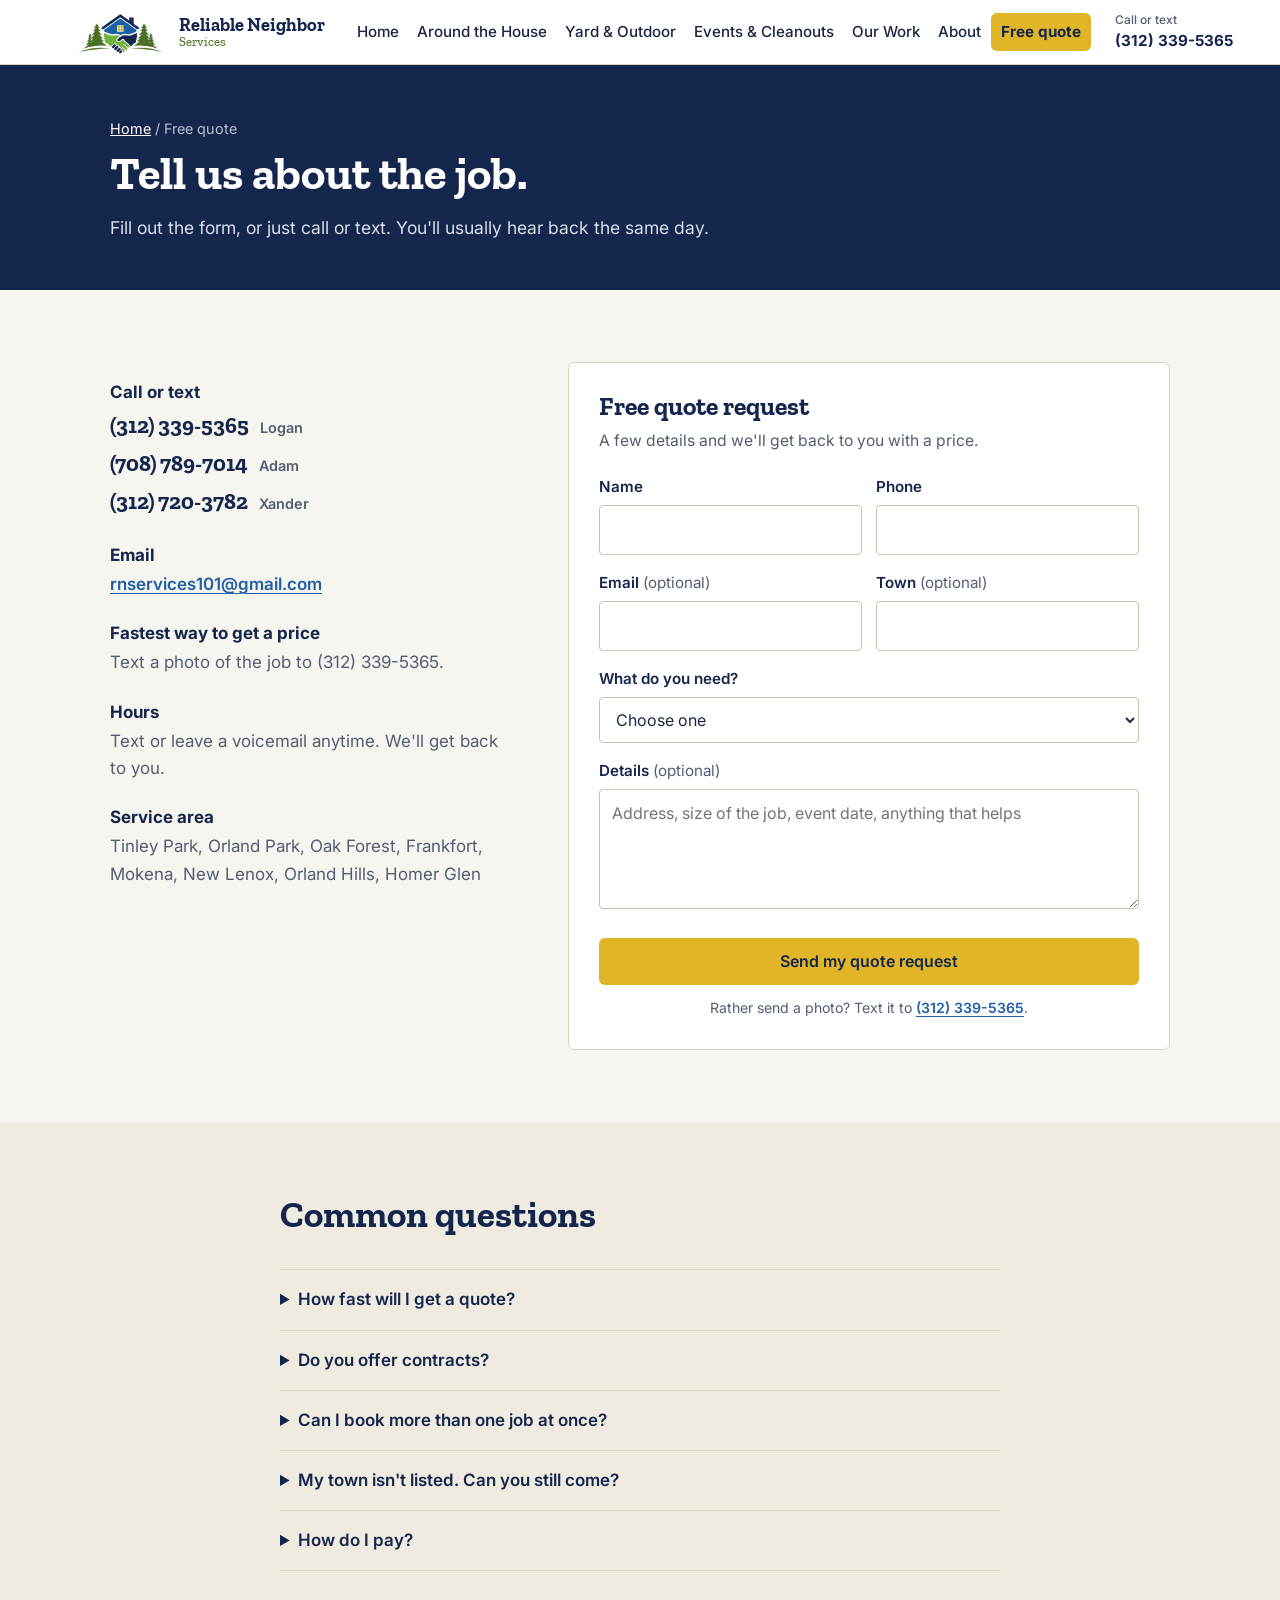
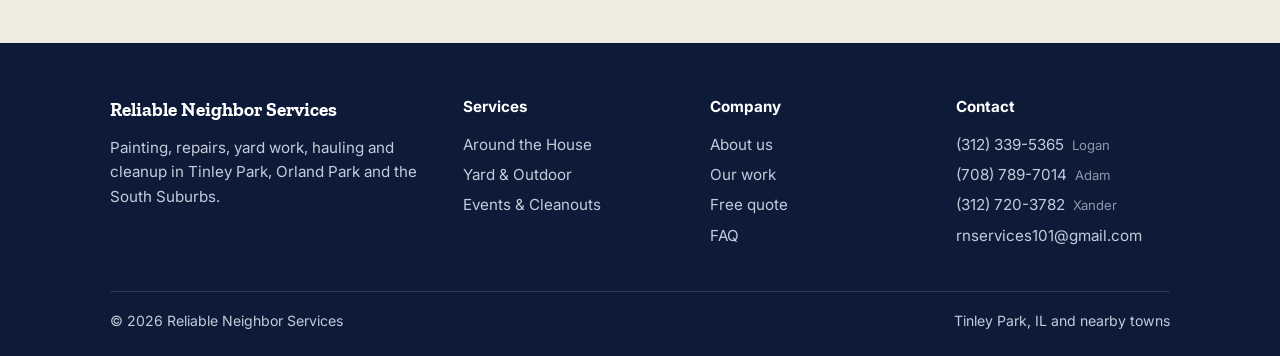
<file: contact.html>
<!doctype html>
<html lang="en">
<head>
  <meta charset="UTF-8" />
  <meta name="viewport" content="width=device-width, initial-scale=1" />
  <title>Free Quote | Reliable Neighbor Services</title>
  <meta name="description" content="Get a free quote from Reliable Neighbor Services. Call or text (312) 339-5365. Most quotes come back the same day." />
  <link rel="canonical" href="https://reliableneighbors.com/contact.html" />
  <meta property="og:type" content="website" />
  <meta property="og:title" content="Free Quote | Reliable Neighbor Services" />
  <meta property="og:description" content="Get a free quote from Reliable Neighbor Services. Call or text (312) 339-5365. Most quotes come back the same day." />
  <meta property="og:image" content="https://reliableneighbors.com/assets/after-siding.jpg" />
  <link rel="preconnect" href="https://fonts.googleapis.com" />
  <link rel="preconnect" href="https://fonts.gstatic.com" crossorigin />
  <link href="https://fonts.googleapis.com/css2?family=Zilla+Slab:wght@600;700&family=Inter:wght@400;500;600;700&display=swap" rel="stylesheet" />
  <link rel="icon" href="favicon.ico" sizes="any" />
  <link rel="apple-touch-icon" href="assets/logo-icon.png" />
  <link rel="stylesheet" href="style.css" />
  <script src="script.js" defer></script>
</head>
<body>
<a class="skip" href="#main">Skip to content</a>

<header class="site">
  <div class="wrap head">
    <a href="index.html" class="brand">
      <img src="assets/logo-mark.png" alt="" width="99" height="44" />
      <span>Reliable Neighbor<small>Services</small></span>
    </a>
    <button class="menu-btn" type="button" aria-expanded="false" aria-controls="site-nav">Menu</button>
    <nav class="main" id="site-nav" aria-label="Main">
      <ul>
        <li><a href="index.html">Home</a></li>
        <li><a href="around-the-house.html">Around the House</a></li>
        <li><a href="yard-outdoor.html">Yard &amp; Outdoor</a></li>
        <li><a href="events.html">Events &amp; Cleanouts</a></li>
        <li><a href="work.html">Our Work</a></li>
        <li><a href="about.html">About</a></li>
        <li><a href="contact.html" class="btn btn-gold" aria-current="page">Free quote</a></li>
      </ul>
    </nav>
    <a class="head-phone" href="tel:+13123395365"><small>Call or text</small>(312) 339-5365</a>
  </div>
</header>

<main id="main">
  <div class="page-hero">
    <div class="wrap">
      <div class="crumb"><a href="index.html">Home</a> / Free quote</div>
      <h1>Tell us about the job.</h1>
      <p>Fill out the form, or just call or text. You'll usually hear back the same day.</p>
    </div>
  </div>

  <section>
    <div class="wrap contact-grid">
      <dl class="info">
        <dt>Call or text</dt>
        <dd class="big"><a href="tel:+13123395365">(312) 339-5365</a> <span class="who">Logan</span></dd>
        <dd class="big"><a href="tel:+17087897014">(708) 789-7014</a> <span class="who">Adam</span></dd>
        <dd class="big"><a href="tel:+13127203782">(312) 720-3782</a> <span class="who">Xander</span></dd>
        <dt>Email</dt>
        <dd><a class="link" href="mailto:rnservices101@gmail.com">rnservices101@gmail.com</a></dd>
        <dt>Fastest way to get a price</dt>
        <dd>Text a photo of the job to (312) 339-5365.</dd>
        <dt>Hours</dt>
        <dd>Text or leave a voicemail anytime. We'll get back to you.</dd>
        <dt>Service area</dt>
        <dd>Tinley Park, Orland Park, Oak Forest, Frankfort, Mokena, New Lenox, Orland Hills, Homer Glen</dd>
      </dl>

      <!-- Requests are emailed to rnservices101@gmail.com by FormSubmit (formsubmit.co). The very first submission
           sends an activation email to that inbox; click the link once and the form is live. -->
      <form class="quote" name="quote" method="POST" action="https://formsubmit.co/rnservices101@gmail.com" data-ajax="https://formsubmit.co/ajax/rnservices101@gmail.com">
        <input type="hidden" name="_subject" value="New quote request from the website" />
        <input type="hidden" name="_template" value="table" />
        <input type="hidden" name="_next" value="https://reliableneighbors.com/thanks.html" />
        <div class="hp" aria-hidden="true"><label>Leave this empty <input name="_honey" tabindex="-1" autocomplete="off" /></label></div>
        <h2>Free quote request</h2>
        <p class="intro">A few details and we'll get back to you with a price.</p>
        <div class="two">
          <div class="field"><label for="name">Name</label><input id="name" name="name" autocomplete="name" required maxlength="100" /></div>
          <div class="field"><label for="phone">Phone</label><input id="phone" name="phone" type="tel" inputmode="tel" autocomplete="tel" required pattern="\D*(\d\D*){10,15}" title="A phone number we can call or text, like 312-555-1234" /></div>
        </div>
        <div class="two">
          <div class="field"><label for="email">Email <span class="opt">(optional)</span></label><input id="email" name="email" type="email" autocomplete="email" maxlength="150" /></div>
          <div class="field"><label for="town">Town <span class="opt">(optional)</span></label><input id="town" name="town" autocomplete="address-level2" maxlength="80" /></div>
        </div>
        <div class="field">
          <label for="service">What do you need?</label>
          <select id="service" name="service" required>
            <option value="" disabled selected>Choose one</option>
              <option>Small repairs / honey-do list</option>
              <option>Painting</option>
              <option>Lawn care / hedge trimming</option>
              <option>Leaf cleanup / gutters</option>
              <option>Holiday lights</option>
              <option>Snow removal / salting</option>
              <option>Seasonal contract (lawn or snow)</option>
              <option>Junk removal / cleanout</option>
              <option>Moving help / organizing</option>
              <option>Power washing</option>
              <option>Window washing</option>
              <option>Event setup / cleanup</option>
              <option>Auto detailing</option>
              <option>A few different things</option>
              <option>Something else</option>
          </select>
        </div>
        <div class="field"><label for="details">Details <span class="opt">(optional)</span></label><textarea id="details" name="details" maxlength="3000" placeholder="Address, size of the job, event date, anything that helps"></textarea></div>
        <button class="btn btn-gold" type="submit">Send my quote request</button>
        <div class="form-status" role="alert" tabindex="-1" hidden></div>
        <p class="form-note">Rather send a photo? Text it to <a class="link" href="sms:+13123395365">(312) 339-5365</a>.</p>
      </form>
    </div>
  </section>

  <section class="alt" id="faq">
    <div class="wrap faq">
      <div class="sec-head"><h2>Common questions</h2></div>
      <details><summary>How fast will I get a quote?</summary><p>Usually the same day. Texting a photo is the fastest way.</p></details>
      <details><summary>Do you offer contracts?</summary><p>Yes. We offer seasonal contracts for lawn mowing (from $40 a visit) and snow removal (from $30, salting available), plus year-round property care for rentals and property managers. Gutter cleaning, power washing and holiday lights can go on contract too. One-time jobs are always welcome. <a class="link" href="yard-outdoor.html#contracts">See contract options</a>.</p></details>
      <details><summary>Can I book more than one job at once?</summary><p>Yes, and that's the easiest way to do it. We handle the whole list in one visit.</p></details>
      <details><summary>My town isn't listed. Can you still come?</summary><p>Probably. Text us your address and we'll let you know.</p></details>
      <details><summary>How do I pay?</summary><p>We'll go over payment options when we send your quote.</p></details>
    </div>
  </section>
</main>

<footer class="site">
  <div class="wrap">
    <div class="foot-grid">
      <div>
        <div class="foot-name">Reliable Neighbor Services</div>
        <p>Painting, repairs, yard work, hauling and cleanup in Tinley Park, Orland Park and the South Suburbs.</p>
      </div>
      <div>
        <h4>Services</h4>
        <ul>
          <li><a href="around-the-house.html">Around the House</a></li>
          <li><a href="yard-outdoor.html">Yard &amp; Outdoor</a></li>
          <li><a href="events.html">Events &amp; Cleanouts</a></li>
        </ul>
      </div>
      <div>
        <h4>Company</h4>
        <ul>
          <li><a href="about.html">About us</a></li>
          <li><a href="work.html">Our work</a></li>
          <li><a href="contact.html">Free quote</a></li>
          <li><a href="contact.html#faq">FAQ</a></li>
        </ul>
      </div>
      <div>
        <h4>Contact</h4>
        <ul>
          <li><a href="tel:+13123395365">(312) 339-5365</a> <span class="who">Logan</span></li>
          <li><a href="tel:+17087897014">(708) 789-7014</a> <span class="who">Adam</span></li>
          <li><a href="tel:+13127203782">(312) 720-3782</a> <span class="who">Xander</span></li>
          <li><a href="mailto:rnservices101@gmail.com">rnservices101@gmail.com</a></li>
        </ul>
      </div>
    </div>
    <div class="foot-bottom">
      <span>&copy; 2026 Reliable Neighbor Services</span>
      <span>Tinley Park, IL and nearby towns</span>
    </div>
  </div>
</footer>

<div class="callbar">
  <a href="tel:+13123395365">Call</a>
  <a href="sms:+13123395365">Text for a quote</a>
</div>
</body>
</html>
</file>
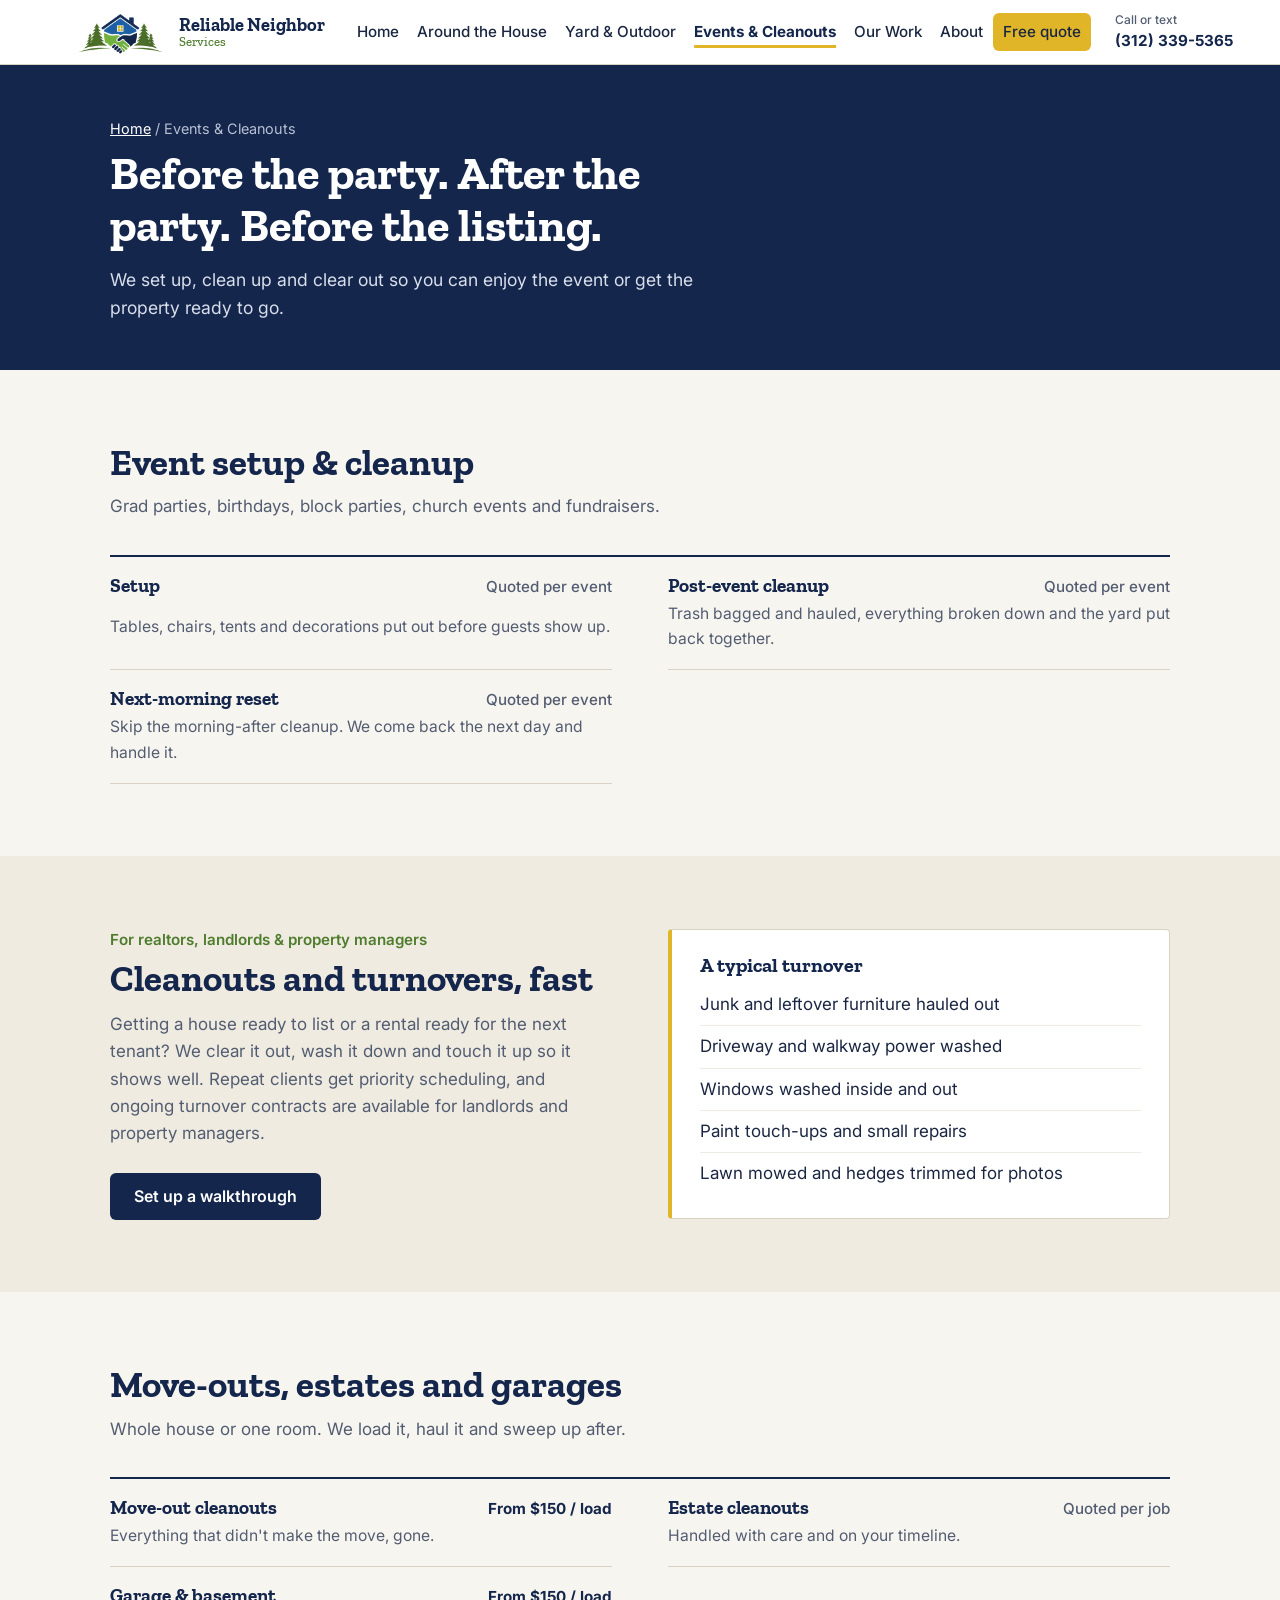
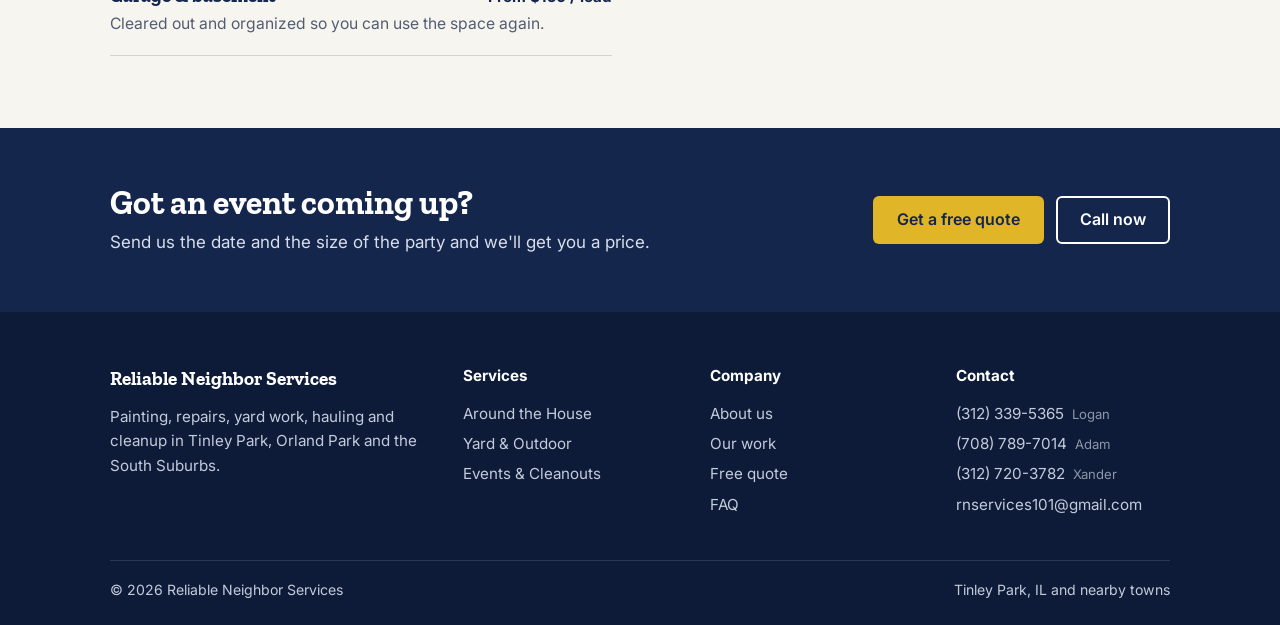
<file: events.html>
<!doctype html>
<html lang="en">
<head>
  <meta charset="UTF-8" />
  <meta name="viewport" content="width=device-width, initial-scale=1" />
  <title>Event Cleanup &amp; Cleanouts | Reliable Neighbor Services</title>
  <meta name="description" content="Party setup and cleanup, move-out and estate cleanouts, and realtor and rental turnovers in Tinley Park, Orland Park and nearby towns." />
  <link rel="canonical" href="https://reliableneighbors.com/events.html" />
  <meta property="og:type" content="website" />
  <meta property="og:title" content="Event Cleanup &amp; Cleanouts | Reliable Neighbor Services" />
  <meta property="og:description" content="Party setup and cleanup, move-out and estate cleanouts, and realtor and rental turnovers in Tinley Park, Orland Park and nearby towns." />
  <meta property="og:image" content="https://reliableneighbors.com/assets/after-siding.jpg" />
  <link rel="preconnect" href="https://fonts.googleapis.com" />
  <link rel="preconnect" href="https://fonts.gstatic.com" crossorigin />
  <link href="https://fonts.googleapis.com/css2?family=Zilla+Slab:wght@600;700&family=Inter:wght@400;500;600;700&display=swap" rel="stylesheet" />
  <link rel="icon" href="favicon.ico" sizes="any" />
  <link rel="apple-touch-icon" href="assets/logo-icon.png" />
  <link rel="stylesheet" href="style.css" />
  <script src="script.js" defer></script>
</head>
<body>
<a class="skip" href="#main">Skip to content</a>

<header class="site">
  <div class="wrap head">
    <a href="index.html" class="brand">
      <img src="assets/logo-mark.png" alt="" width="99" height="44" />
      <span>Reliable Neighbor<small>Services</small></span>
    </a>
    <button class="menu-btn" type="button" aria-expanded="false" aria-controls="site-nav">Menu</button>
    <nav class="main" id="site-nav" aria-label="Main">
      <ul>
        <li><a href="index.html">Home</a></li>
        <li><a href="around-the-house.html">Around the House</a></li>
        <li><a href="yard-outdoor.html">Yard &amp; Outdoor</a></li>
        <li><a href="events.html" aria-current="page">Events &amp; Cleanouts</a></li>
        <li><a href="work.html">Our Work</a></li>
        <li><a href="about.html">About</a></li>
        <li><a href="contact.html" class="btn btn-gold">Free quote</a></li>
      </ul>
    </nav>
    <a class="head-phone" href="tel:+13123395365"><small>Call or text</small>(312) 339-5365</a>
  </div>
</header>

<main id="main">
  <div class="page-hero">
    <div class="wrap">
      <div class="crumb"><a href="index.html">Home</a> / Events &amp; Cleanouts</div>
      <h1>Before the party. After the party. Before the listing.</h1>
      <p>We set up, clean up and clear out so you can enjoy the event or get the property ready to go.</p>
    </div>
  </div>

  <section>
    <div class="wrap">
      <div class="sec-head">
        <h2>Event setup &amp; cleanup</h2>
        <p>Grad parties, birthdays, block parties, church events and fundraisers.</p>
      </div>
      <ul class="svc-list">
        <li><h3>Setup</h3><span class="price ask">Quoted per event</span><p>Tables, chairs, tents and decorations put out before guests show up.</p></li>
        <li><h3>Post-event cleanup</h3><span class="price ask">Quoted per event</span><p>Trash bagged and hauled, everything broken down and the yard put back together.</p></li>
        <li><h3>Next-morning reset</h3><span class="price ask">Quoted per event</span><p>Skip the morning-after cleanup. We come back the next day and handle it.</p></li>
      </ul>
    </div>
  </section>

  <section class="alt">
    <div class="wrap split center">
      <div>
        <p class="kicker">For realtors, landlords &amp; property managers</p>
        <h2 class="sec">Cleanouts and turnovers, fast</h2>
        <p class="muted" style="margin-top:12px">Getting a house ready to list or a rental ready for the next tenant? We clear it out, wash it down and touch it up so it shows well. Repeat clients get priority scheduling, and ongoing turnover contracts are available for landlords and property managers.</p>
        <div class="actions"><a class="btn btn-navy" href="contact.html">Set up a walkthrough</a></div>
      </div>
      <div class="box">
        <h3>A typical turnover</h3>
        <ul>
          <li>Junk and leftover furniture hauled out</li>
          <li>Driveway and walkway power washed</li>
          <li>Windows washed inside and out</li>
          <li>Paint touch-ups and small repairs</li>
          <li>Lawn mowed and hedges trimmed for photos</li>
        </ul>
      </div>
    </div>
  </section>

  <section>
    <div class="wrap">
      <div class="sec-head">
        <h2>Move-outs, estates and garages</h2>
        <p>Whole house or one room. We load it, haul it and sweep up after.</p>
      </div>
      <ul class="svc-list">
        <li><h3>Move-out cleanouts</h3><span class="price">From $150 / load</span><p>Everything that didn't make the move, gone.</p></li>
        <li><h3>Estate cleanouts</h3><span class="price ask">Quoted per job</span><p>Handled with care and on your timeline.</p></li>
        <li><h3>Garage &amp; basement</h3><span class="price">From $150 / load</span><p>Cleared out and organized so you can use the space again.</p></li>
      </ul>
    </div>
  </section>

  <section class="cta-band">
    <div class="wrap">
      <div>
        <h2>Got an event coming up?</h2>
        <p>Send us the date and the size of the party and we'll get you a price.</p>
      </div>
      <div class="actions">
        <a class="btn btn-gold" href="contact.html">Get a free quote</a>
        <a class="btn btn-line" href="tel:+13123395365">Call now</a>
      </div>
    </div>
  </section>
</main>

<footer class="site">
  <div class="wrap">
    <div class="foot-grid">
      <div>
        <div class="foot-name">Reliable Neighbor Services</div>
        <p>Painting, repairs, yard work, hauling and cleanup in Tinley Park, Orland Park and the South Suburbs.</p>
      </div>
      <div>
        <h4>Services</h4>
        <ul>
          <li><a href="around-the-house.html">Around the House</a></li>
          <li><a href="yard-outdoor.html">Yard &amp; Outdoor</a></li>
          <li><a href="events.html">Events &amp; Cleanouts</a></li>
        </ul>
      </div>
      <div>
        <h4>Company</h4>
        <ul>
          <li><a href="about.html">About us</a></li>
          <li><a href="work.html">Our work</a></li>
          <li><a href="contact.html">Free quote</a></li>
          <li><a href="contact.html#faq">FAQ</a></li>
        </ul>
      </div>
      <div>
        <h4>Contact</h4>
        <ul>
          <li><a href="tel:+13123395365">(312) 339-5365</a> <span class="who">Logan</span></li>
          <li><a href="tel:+17087897014">(708) 789-7014</a> <span class="who">Adam</span></li>
          <li><a href="tel:+13127203782">(312) 720-3782</a> <span class="who">Xander</span></li>
          <li><a href="mailto:rnservices101@gmail.com">rnservices101@gmail.com</a></li>
        </ul>
      </div>
    </div>
    <div class="foot-bottom">
      <span>&copy; 2026 Reliable Neighbor Services</span>
      <span>Tinley Park, IL and nearby towns</span>
    </div>
  </div>
</footer>

<div class="callbar">
  <a href="tel:+13123395365">Call</a>
  <a href="sms:+13123395365">Text for a quote</a>
</div>
</body>
</html>
</file>
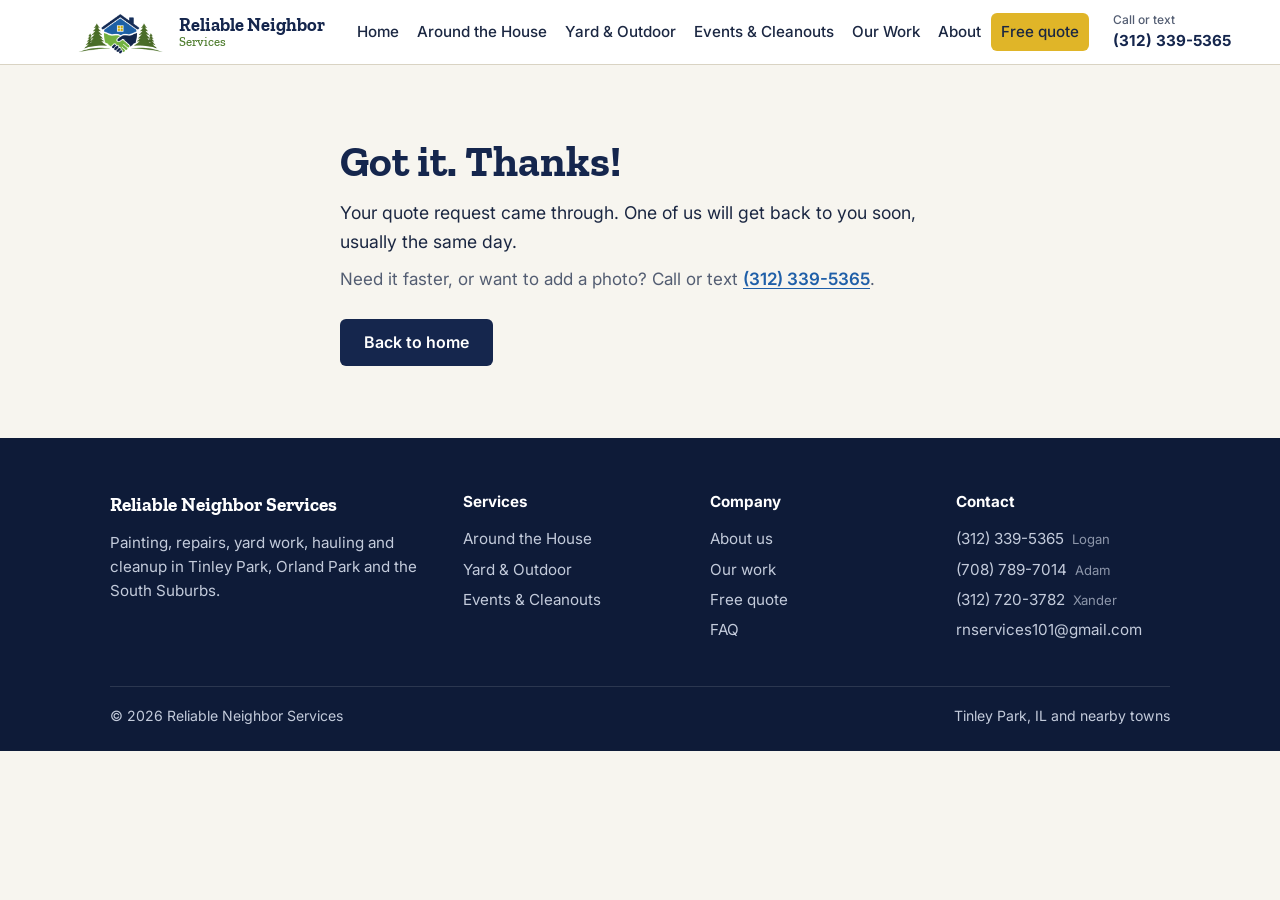
<file: thanks.html>
<!doctype html>
<html lang="en">
<head>
  <meta charset="UTF-8" />
  <meta name="viewport" content="width=device-width, initial-scale=1" />
  <title>Thanks | Reliable Neighbor Services</title>
  <meta name="robots" content="noindex" />
  <link rel="preconnect" href="https://fonts.googleapis.com" />
  <link rel="preconnect" href="https://fonts.gstatic.com" crossorigin />
  <link href="https://fonts.googleapis.com/css2?family=Zilla+Slab:wght@600;700&family=Inter:wght@400;500;600;700&display=swap" rel="stylesheet" />
  <link rel="icon" href="favicon.ico" sizes="any" />
  <link rel="stylesheet" href="style.css" />
  <script src="script.js" defer></script>
</head>
<body>

<header class="site">
  <div class="wrap head">
    <a href="index.html" class="brand">
      <img src="assets/logo-mark.png" alt="" width="99" height="44" />
      <span>Reliable Neighbor<small>Services</small></span>
    </a>
    <button class="menu-btn" type="button" aria-expanded="false" aria-controls="site-nav">Menu</button>
    <nav class="main" id="site-nav" aria-label="Main">
      <ul>
        <li><a href="index.html">Home</a></li>
        <li><a href="around-the-house.html">Around the House</a></li>
        <li><a href="yard-outdoor.html">Yard &amp; Outdoor</a></li>
        <li><a href="events.html">Events &amp; Cleanouts</a></li>
        <li><a href="work.html">Our Work</a></li>
        <li><a href="about.html">About</a></li>
        <li><a href="contact.html" class="btn btn-gold">Free quote</a></li>
      </ul>
    </nav>
    <a class="head-phone" href="tel:+13123395365"><small>Call or text</small>(312) 339-5365</a>
  </div>
</header>

<main id="main">
  <section>
    <div class="wrap" style="max-width:640px">
      <h1 style="font-size:clamp(2rem,4vw,2.7rem)">Got it. Thanks!</h1>
      <p style="margin-top:14px;font-size:1.1rem">Your quote request came through. One of us will get back to you soon, usually the same day.</p>
      <p class="muted" style="margin-top:10px">Need it faster, or want to add a photo? Call or text <a class="link" href="tel:+13123395365">(312) 339-5365</a>.</p>
      <div class="actions"><a class="btn btn-navy" href="index.html">Back to home</a></div>
    </div>
  </section>
</main>

<footer class="site">
  <div class="wrap">
    <div class="foot-grid">
      <div>
        <div class="foot-name">Reliable Neighbor Services</div>
        <p>Painting, repairs, yard work, hauling and cleanup in Tinley Park, Orland Park and the South Suburbs.</p>
      </div>
      <div>
        <h4>Services</h4>
        <ul>
          <li><a href="around-the-house.html">Around the House</a></li>
          <li><a href="yard-outdoor.html">Yard &amp; Outdoor</a></li>
          <li><a href="events.html">Events &amp; Cleanouts</a></li>
        </ul>
      </div>
      <div>
        <h4>Company</h4>
        <ul>
          <li><a href="about.html">About us</a></li>
          <li><a href="work.html">Our work</a></li>
          <li><a href="contact.html">Free quote</a></li>
          <li><a href="contact.html#faq">FAQ</a></li>
        </ul>
      </div>
      <div>
        <h4>Contact</h4>
        <ul>
          <li><a href="tel:+13123395365">(312) 339-5365</a> <span class="who">Logan</span></li>
          <li><a href="tel:+17087897014">(708) 789-7014</a> <span class="who">Adam</span></li>
          <li><a href="tel:+13127203782">(312) 720-3782</a> <span class="who">Xander</span></li>
          <li><a href="mailto:rnservices101@gmail.com">rnservices101@gmail.com</a></li>
        </ul>
      </div>
    </div>
    <div class="foot-bottom">
      <span>&copy; 2026 Reliable Neighbor Services</span>
      <span>Tinley Park, IL and nearby towns</span>
    </div>
  </div>
</footer>

<div class="callbar">
  <a href="tel:+13123395365">Call</a>
  <a href="sms:+13123395365">Text for a quote</a>
</div>
</body>
</html>
</file>
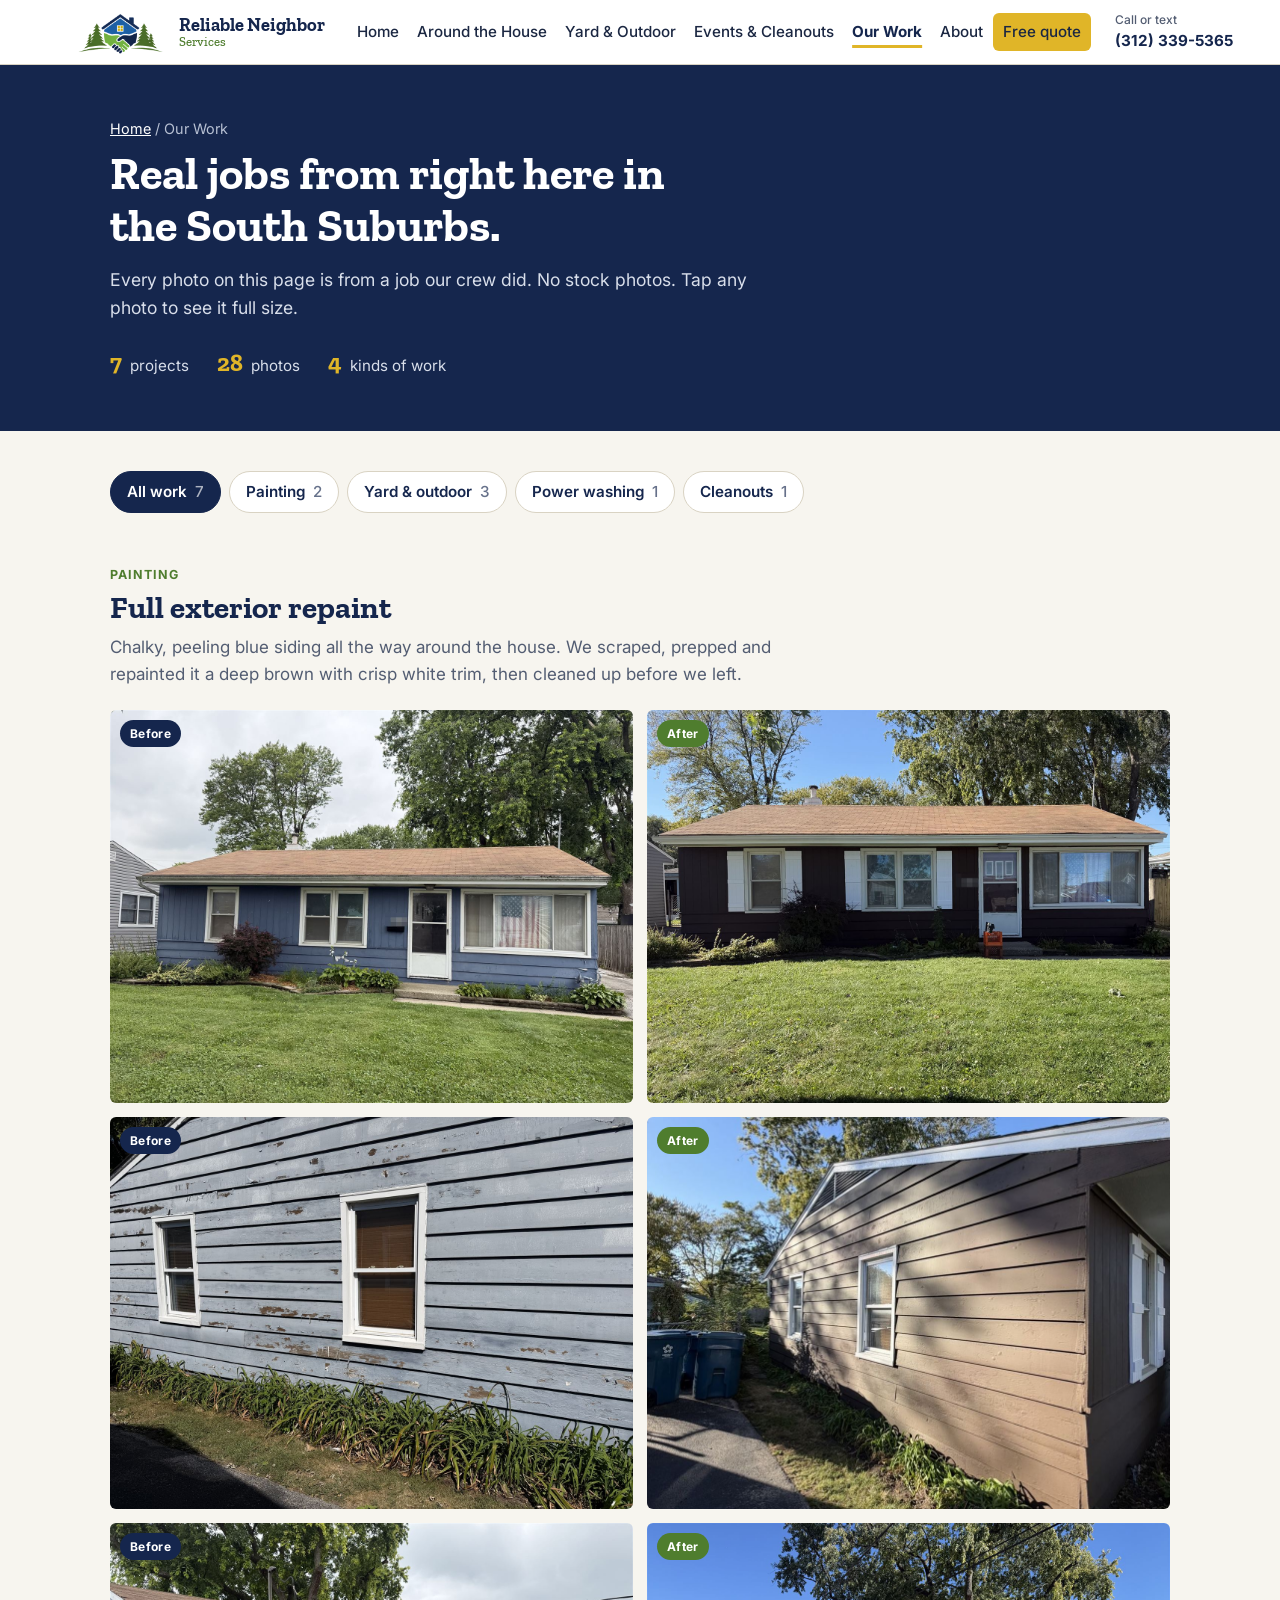
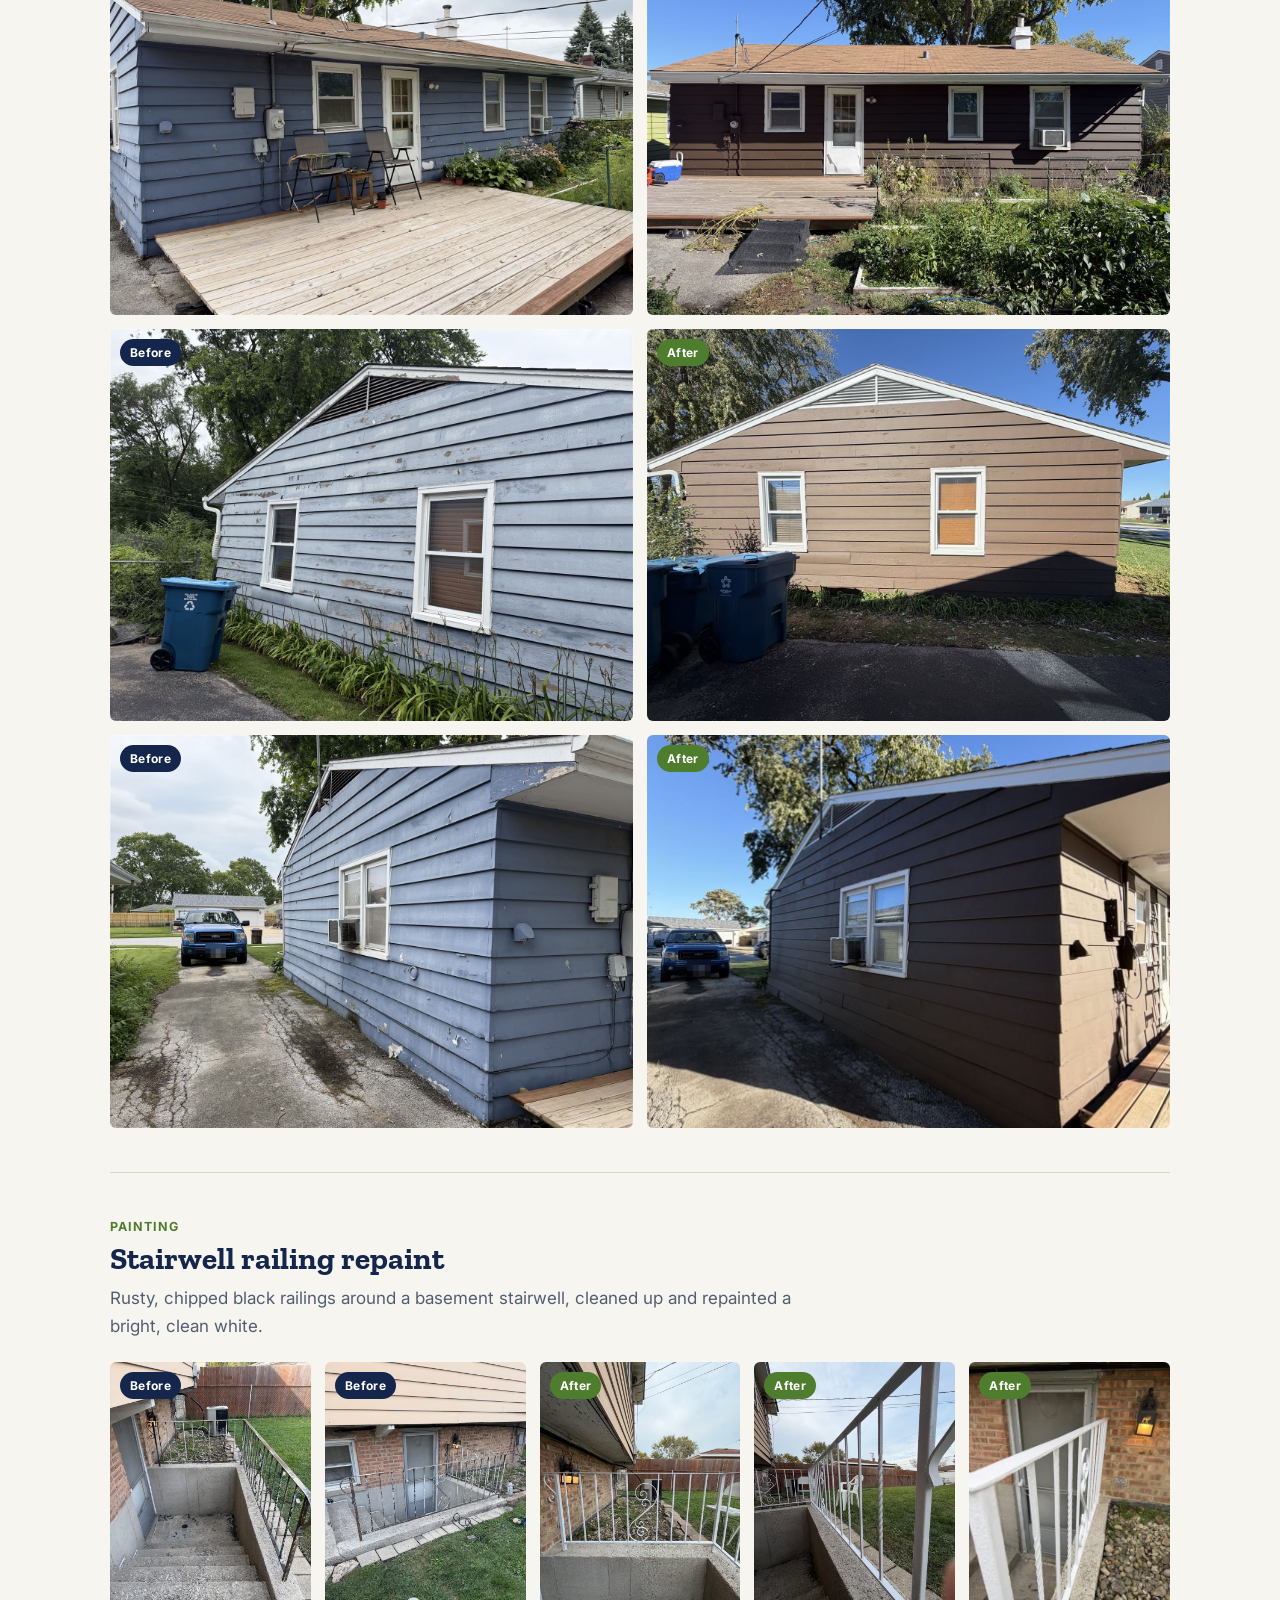
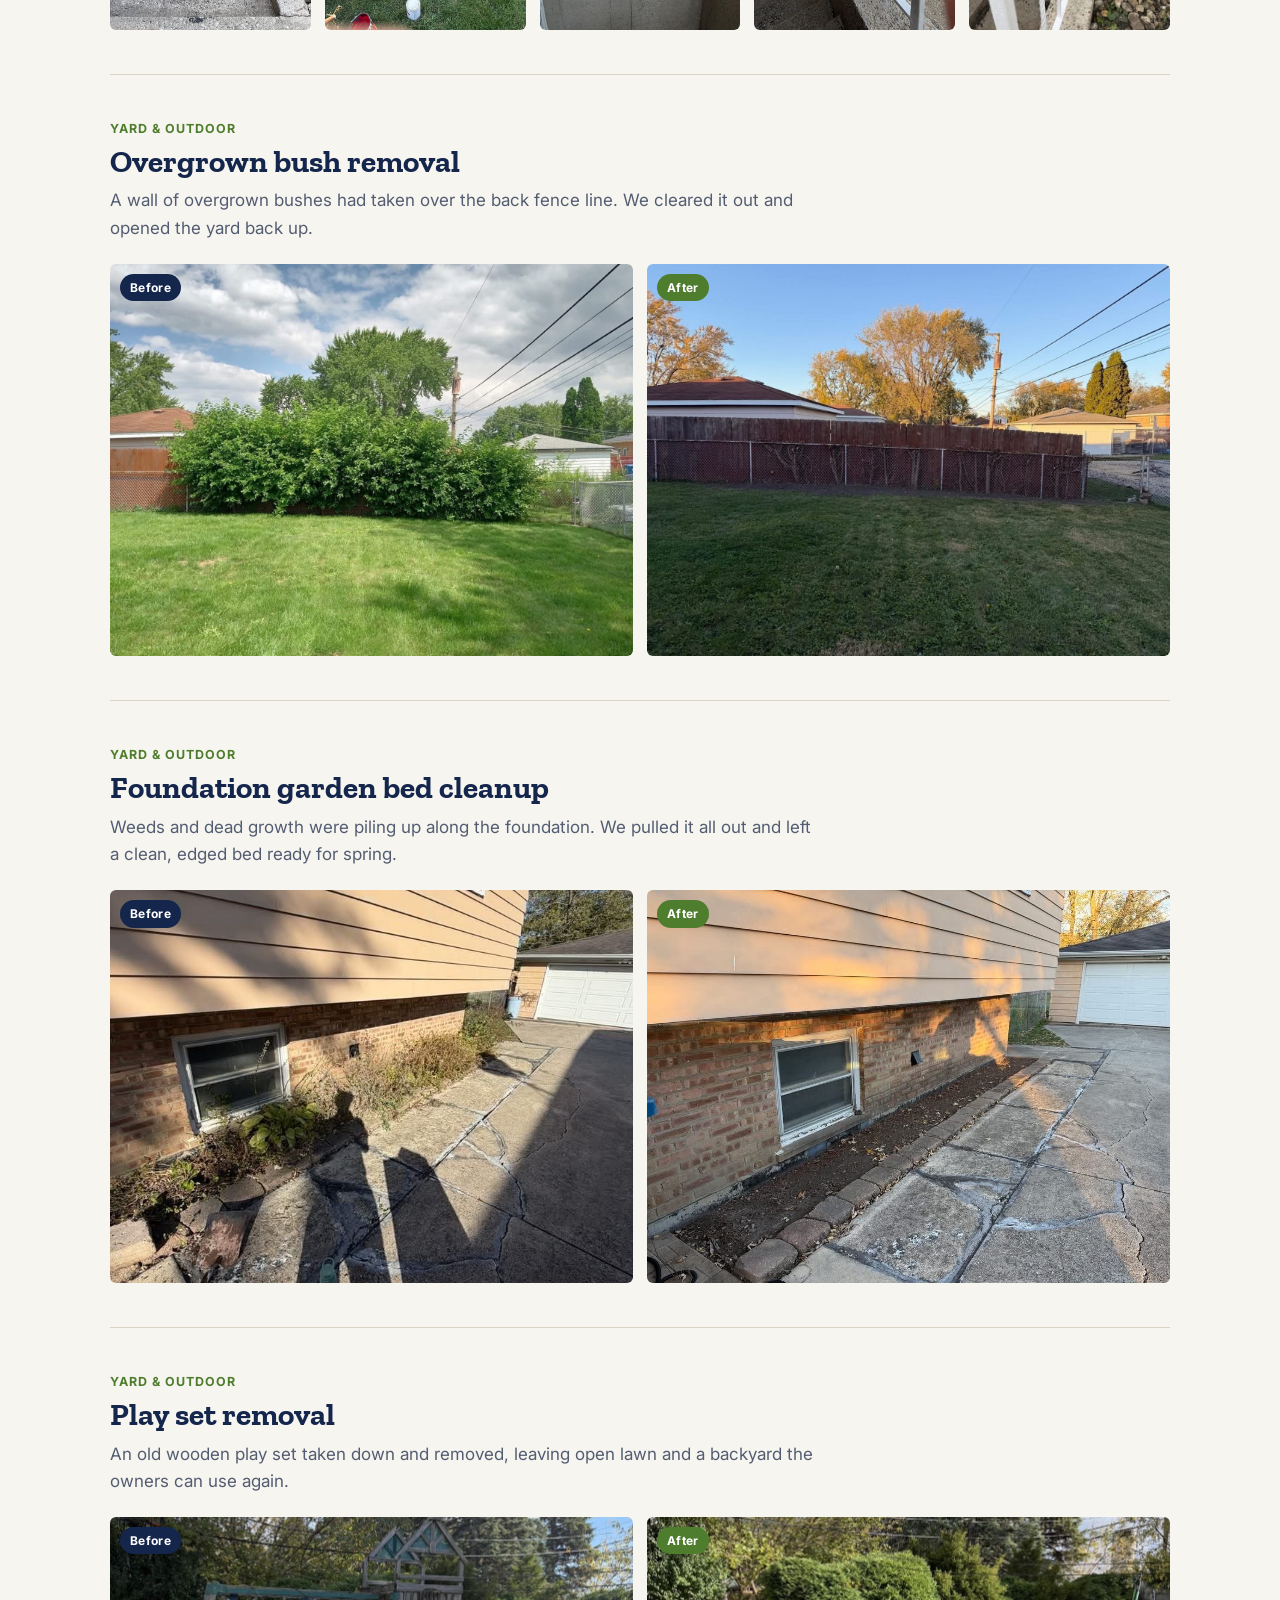
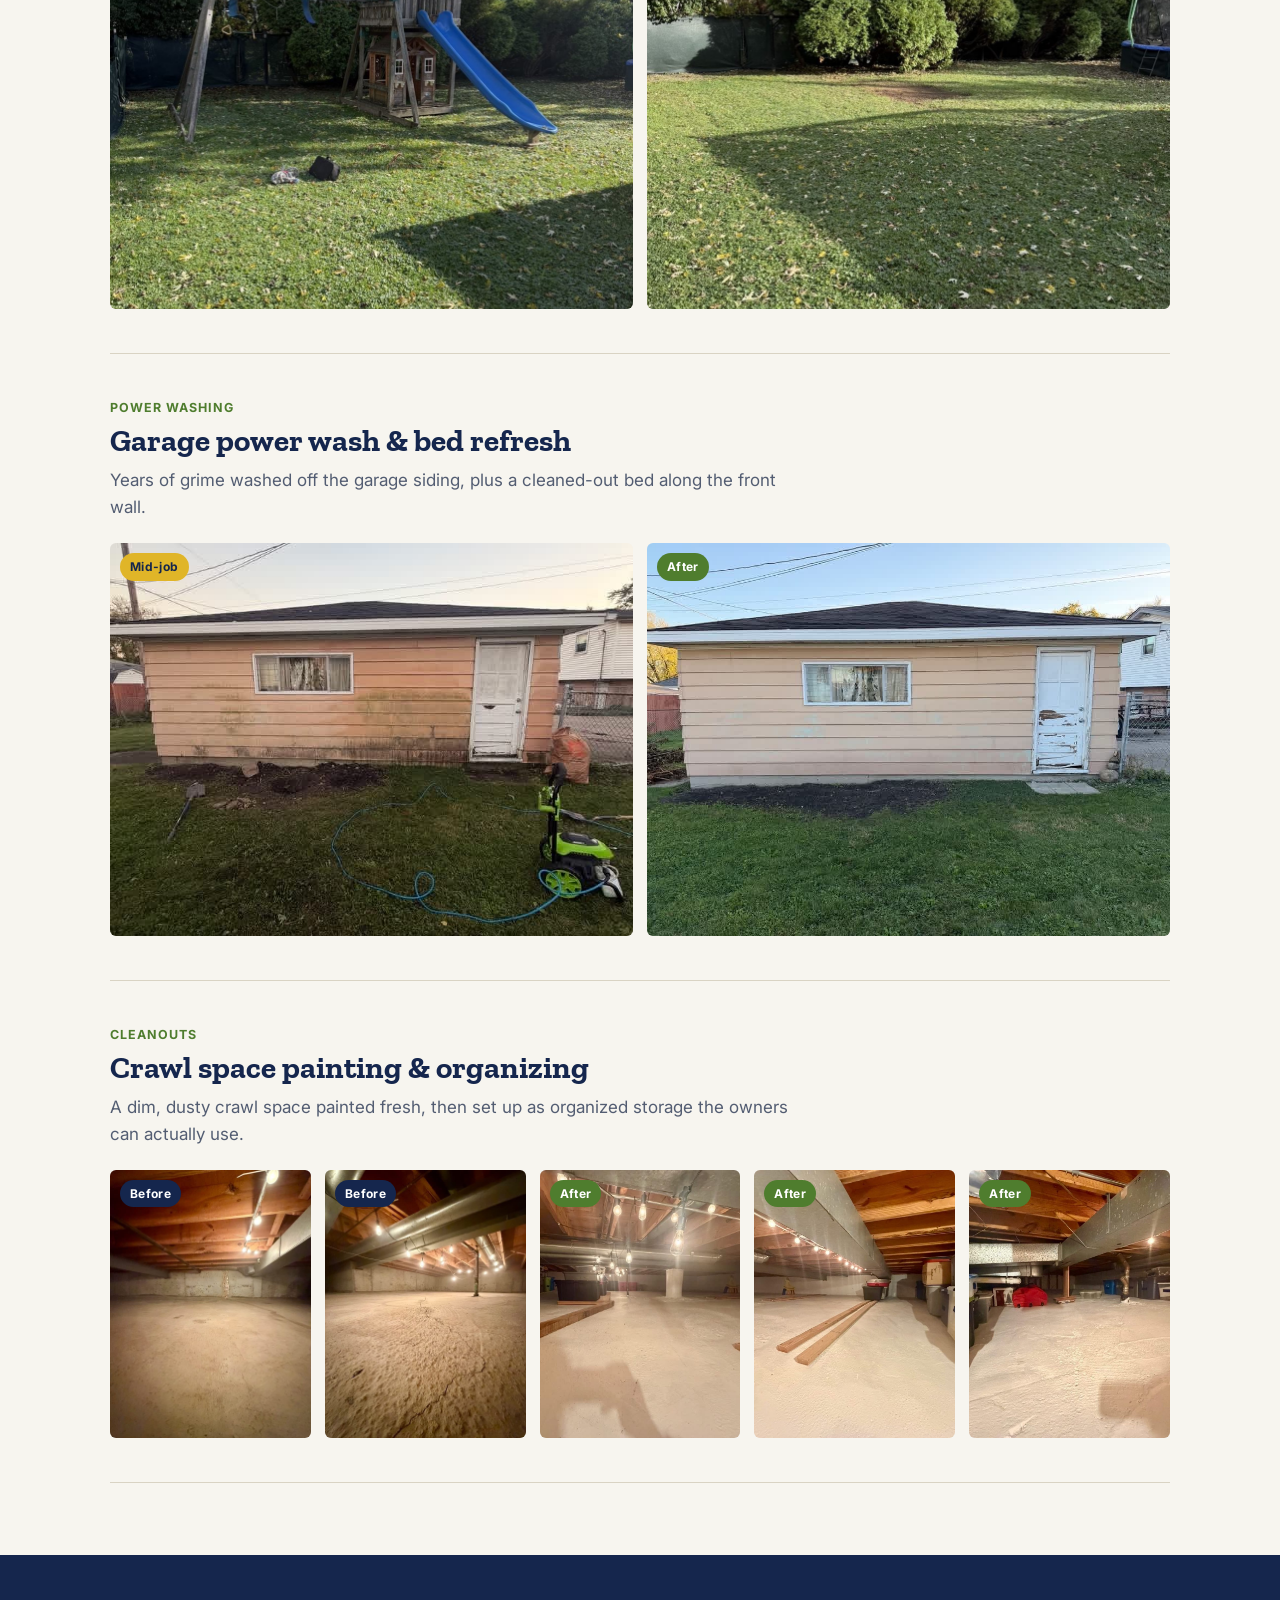
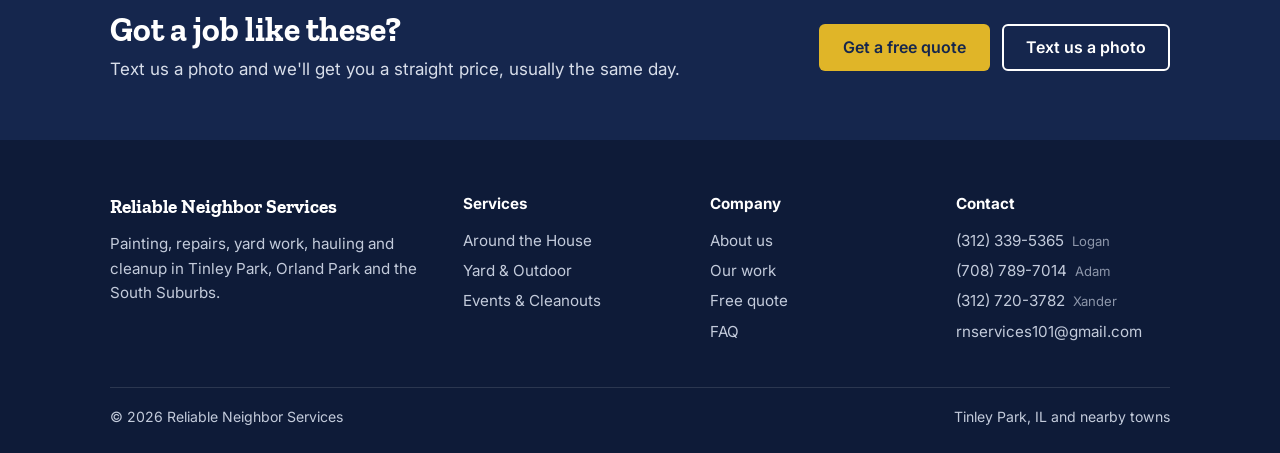
<file: work.html>
<!doctype html>
<html lang="en">
<head>
  <meta charset="UTF-8" />
  <meta name="viewport" content="width=device-width, initial-scale=1" />
  <title>Our Work | Reliable Neighbor Services</title>
  <meta name="description" content="Before and after photos of real jobs by Reliable Neighbor Services: painting, yard work, power washing and cleanouts in Tinley Park, Orland Park and the South Suburbs." />
  <link rel="canonical" href="https://reliableneighbors.com/work.html" />
  <meta property="og:type" content="website" />
  <meta property="og:title" content="Our Work | Reliable Neighbor Services" />
  <meta property="og:description" content="Before and after photos of real jobs: painting, yard work, power washing and cleanouts in the South Suburbs." />
  <meta property="og:image" content="https://reliableneighbors.com/assets/gallery/exterior-repaint/front-after.jpg" />
  <link rel="preconnect" href="https://fonts.googleapis.com" />
  <link rel="preconnect" href="https://fonts.gstatic.com" crossorigin />
  <link href="https://fonts.googleapis.com/css2?family=Zilla+Slab:wght@600;700&family=Inter:wght@400;500;600;700&display=swap" rel="stylesheet" />
  <link rel="icon" href="favicon.ico" sizes="any" />
  <link rel="apple-touch-icon" href="assets/logo-icon.png" />
  <link rel="stylesheet" href="style.css" />
  <script src="script.js" defer></script>
</head>
<body>
<a class="skip" href="#main">Skip to content</a>

<header class="site">
  <div class="wrap head">
    <a href="index.html" class="brand">
      <img src="assets/logo-mark.png" alt="" width="99" height="44" />
      <span>Reliable Neighbor<small>Services</small></span>
    </a>
    <button class="menu-btn" type="button" aria-expanded="false" aria-controls="site-nav">Menu</button>
    <nav class="main" id="site-nav" aria-label="Main">
      <ul>
        <li><a href="index.html">Home</a></li>
        <li><a href="around-the-house.html">Around the House</a></li>
        <li><a href="yard-outdoor.html">Yard &amp; Outdoor</a></li>
        <li><a href="events.html">Events &amp; Cleanouts</a></li>
        <li><a href="work.html" aria-current="page">Our Work</a></li>
        <li><a href="about.html">About</a></li>
        <li><a href="contact.html" class="btn btn-gold">Free quote</a></li>
      </ul>
    </nav>
    <a class="head-phone" href="tel:+13123395365"><small>Call or text</small>(312) 339-5365</a>
  </div>
</header>

<main id="main">
  <div class="page-hero">
    <div class="wrap">
      <div class="crumb"><a href="index.html">Home</a> / Our Work</div>
      <h1>Real jobs from right here in the South Suburbs.</h1>
      <p>Every photo on this page is from a job our crew did. No stock photos. Tap any photo to see it full size.</p>
      <ul class="work-stats">
        <li><b>7</b> projects</li>
        <li><b>28</b> photos</li>
        <li><b>4</b> kinds of work</li>
      </ul>
    </div>
  </div>

  <section class="gallery">
    <div class="wrap">
      <div class="filters" role="group" aria-label="Filter projects" hidden>
        <button type="button" class="filter" data-filter="all" aria-pressed="true">All work <span class="n">7</span></button>
        <button type="button" class="filter" data-filter="painting" aria-pressed="false">Painting <span class="n">2</span></button>
        <button type="button" class="filter" data-filter="yard" aria-pressed="false">Yard &amp; outdoor <span class="n">3</span></button>
        <button type="button" class="filter" data-filter="washing" aria-pressed="false">Power washing <span class="n">1</span></button>
        <button type="button" class="filter" data-filter="cleanouts" aria-pressed="false">Cleanouts <span class="n">1</span></button>
      </div>

      <!-- Each project: data-cat must match a filter above. Photos live in assets/gallery/<project-folder>/ -->

      <article class="project" data-cat="painting" id="exterior-repaint">
        <div class="project-head">
          <p class="tag">Painting</p>
          <h2>Full exterior repaint</h2>
          <p>Chalky, peeling blue siding all the way around the house. We scraped, prepped and repainted it a deep brown with crisp white trim, then cleaned up before we left.</p>
        </div>
        <div class="pairs">
          <div class="pair">
            <figure><a class="zoom" href="assets/gallery/exterior-repaint/front-before.jpg"><img src="assets/gallery/exterior-repaint/front-before.jpg" alt="Front of a ranch house with faded light-blue siding" width="1400" height="1050" loading="lazy" /><span class="badge">Before</span></a></figure>
            <figure><a class="zoom" href="assets/gallery/exterior-repaint/front-after.jpg"><img src="assets/gallery/exterior-repaint/front-after.jpg" alt="The same house from the front, repainted deep brown with white trim" width="1400" height="1050" loading="lazy" /><span class="badge after">After</span></a></figure>
          </div>
          <div class="pair">
            <figure><a class="zoom" href="assets/before-siding.jpg"><img src="assets/before-siding.jpg" alt="Side of the house with old, peeling light-blue paint" width="1400" height="1050" loading="lazy" /><span class="badge">Before</span></a></figure>
            <figure><a class="zoom" href="assets/after-siding.jpg"><img src="assets/after-siding.jpg" alt="The same side of the house repainted a warm brown" width="1050" height="1400" loading="lazy" /><span class="badge after">After</span></a></figure>
          </div>
          <div class="pair">
            <figure><a class="zoom" href="assets/gallery/exterior-repaint/deck-before.jpg"><img src="assets/gallery/exterior-repaint/deck-before.jpg" alt="Back of the house and deck with faded blue siding" width="1400" height="1050" loading="lazy" /><span class="badge">Before</span></a></figure>
            <figure><a class="zoom" href="assets/gallery/exterior-repaint/deck-after.jpg"><img src="assets/gallery/exterior-repaint/deck-after.jpg" alt="Back of the house and deck after repainting in brown" width="1400" height="1050" loading="lazy" /><span class="badge after">After</span></a></figure>
          </div>
          <div class="pair">
            <figure><a class="zoom" href="assets/gallery/exterior-repaint/side-before.jpg"><img src="assets/gallery/exterior-repaint/side-before.jpg" alt="Side wall with peeling, sun-faded blue paint" width="1400" height="1050" loading="lazy" /><span class="badge">Before</span></a></figure>
            <figure><a class="zoom" href="assets/gallery/exterior-repaint/side-after.jpg"><img src="assets/gallery/exterior-repaint/side-after.jpg" alt="The same side wall with a smooth new coat of brown paint" width="1400" height="1050" loading="lazy" /><span class="badge after">After</span></a></figure>
          </div>
          <div class="pair">
            <figure><a class="zoom" href="assets/gallery/exterior-repaint/drive-before.jpg"><img src="assets/gallery/exterior-repaint/drive-before.jpg" alt="Driveway side of the house with worn blue siding" width="1400" height="1050" loading="lazy" /><span class="badge">Before</span></a></figure>
            <figure><a class="zoom" href="assets/gallery/exterior-repaint/drive-after.jpg"><img src="assets/gallery/exterior-repaint/drive-after.jpg" alt="Driveway side of the house after repainting in brown" width="1050" height="1400" loading="lazy" /><span class="badge after">After</span></a></figure>
          </div>
        </div>
      </article>

      <article class="project" data-cat="painting" id="railing-repaint">
        <div class="project-head">
          <p class="tag">Painting</p>
          <h2>Stairwell railing repaint</h2>
          <p>Rusty, chipped black railings around a basement stairwell, cleaned up and repainted a bright, clean white.</p>
        </div>
        <div class="shots">
          <figure class="shot"><a class="zoom" href="assets/gallery/railing-repaint/before-1.jpg"><img src="assets/gallery/railing-repaint/before-1.jpg" alt="Rusty dark railing around a concrete basement stairwell" width="720" height="960" loading="lazy" /><span class="badge">Before</span></a></figure>
          <figure class="shot"><a class="zoom" href="assets/gallery/railing-repaint/before-2.jpg"><img src="assets/gallery/railing-repaint/before-2.jpg" alt="Rusty dark railing around the stairwell from the yard, with paint supplies ready on the lawn" width="720" height="960" loading="lazy" /><span class="badge">Before</span></a></figure>
          <figure class="shot"><a class="zoom" href="assets/gallery/railing-repaint/after-1.jpg"><img src="assets/gallery/railing-repaint/after-1.jpg" alt="White repainted railing with decorative scrollwork beside the brick wall" width="720" height="960" loading="lazy" /><span class="badge after">After</span></a></figure>
          <figure class="shot"><a class="zoom" href="assets/gallery/railing-repaint/after-2.jpg"><img src="assets/gallery/railing-repaint/after-2.jpg" alt="Close view along the freshly painted white railing" width="720" height="960" loading="lazy" /><span class="badge after">After</span></a></figure>
          <figure class="shot"><a class="zoom" href="assets/gallery/railing-repaint/after-3.jpg"><img src="assets/gallery/railing-repaint/after-3.jpg" alt="Freshly painted white railing beside the basement door" width="450" height="600" loading="lazy" /><span class="badge after">After</span></a></figure>
        </div>
      </article>

      <article class="project" data-cat="yard" id="bush-removal">
        <div class="project-head">
          <p class="tag">Yard &amp; outdoor</p>
          <h2>Overgrown bush removal</h2>
          <p>A wall of overgrown bushes had taken over the back fence line. We cleared it out and opened the yard back up.</p>
        </div>
        <div class="pair">
          <figure><a class="zoom" href="assets/gallery/bush-removal/before.jpg"><img src="assets/gallery/bush-removal/before.jpg" alt="Large overgrown bushes covering the back fence of a yard" width="1400" height="1050" loading="lazy" /><span class="badge">Before</span></a></figure>
          <figure><a class="zoom" href="assets/gallery/bush-removal/after.jpg"><img src="assets/gallery/bush-removal/after.jpg" alt="The same fence line cleared of bushes with open lawn in front" width="1400" height="1050" loading="lazy" /><span class="badge after">After</span></a></figure>
        </div>
      </article>

      <article class="project" data-cat="yard" id="garden-bed-cleanup">
        <div class="project-head">
          <p class="tag">Yard &amp; outdoor</p>
          <h2>Foundation garden bed cleanup</h2>
          <p>Weeds and dead growth were piling up along the foundation. We pulled it all out and left a clean, edged bed ready for spring.</p>
        </div>
        <div class="pair">
          <figure><a class="zoom" href="assets/gallery/garden-bed-cleanup/before.jpg"><img src="assets/gallery/garden-bed-cleanup/before.jpg" alt="Weedy, overgrown garden bed along a brick foundation" width="720" height="960" loading="lazy" /><span class="badge">Before</span></a></figure>
          <figure><a class="zoom" href="assets/gallery/garden-bed-cleanup/after.jpg"><img src="assets/gallery/garden-bed-cleanup/after.jpg" alt="The same bed cleared out with paver edging along the driveway" width="960" height="720" loading="lazy" /><span class="badge after">After</span></a></figure>
        </div>
      </article>

      <article class="project" data-cat="yard" id="play-set-removal">
        <div class="project-head">
          <p class="tag">Yard &amp; outdoor</p>
          <h2>Play set removal</h2>
          <p>An old wooden play set taken down and removed, leaving open lawn and a backyard the owners can use again.</p>
        </div>
        <div class="pair">
          <figure><a class="zoom" href="assets/gallery/play-set-removal/before.jpg"><img src="assets/gallery/play-set-removal/before.jpg" alt="Backyard with an old wooden play set, swings and a blue slide" width="1050" height="1400" loading="lazy" /><span class="badge">Before</span></a></figure>
          <figure><a class="zoom" href="assets/gallery/play-set-removal/after.jpg"><img src="assets/gallery/play-set-removal/after.jpg" alt="The same backyard with the play set gone and open lawn" width="1050" height="1400" loading="lazy" /><span class="badge after">After</span></a></figure>
        </div>
      </article>

      <article class="project" data-cat="washing" id="garage-power-wash">
        <div class="project-head">
          <p class="tag">Power washing</p>
          <h2>Garage power wash &amp; bed refresh</h2>
          <p>Years of grime washed off the garage siding, plus a cleaned-out bed along the front wall.</p>
        </div>
        <div class="pair">
          <figure><a class="zoom" href="assets/gallery/garage-power-wash/during.jpg"><img src="assets/gallery/garage-power-wash/during.jpg" alt="Detached garage mid-job with a power washer and hose on the lawn" width="720" height="960" loading="lazy" /><span class="badge during">Mid-job</span></a></figure>
          <figure><a class="zoom" href="assets/gallery/garage-power-wash/after.jpg"><img src="assets/gallery/garage-power-wash/after.jpg" alt="The garage with clean siding and a fresh dark bed along the front" width="960" height="720" loading="lazy" /><span class="badge after">After</span></a></figure>
        </div>
      </article>

      <article class="project" data-cat="cleanouts" id="crawl-space-cleanout">
        <div class="project-head">
          <p class="tag">Cleanouts</p>
          <h2>Crawl space painting &amp; organizing</h2>
          <p>A dim, dusty crawl space painted fresh, then set up as organized storage the owners can actually use.</p>
        </div>
        <div class="shots">
          <figure class="shot"><a class="zoom" href="assets/gallery/crawl-space-cleanout/before-1.jpg"><img src="assets/gallery/crawl-space-cleanout/before-1.jpg" alt="Crawl space before the job, with a bare, dusty concrete floor" width="810" height="1080" loading="lazy" /><span class="badge">Before</span></a></figure>
          <figure class="shot"><a class="zoom" href="assets/gallery/crawl-space-cleanout/before-2.jpg"><img src="assets/gallery/crawl-space-cleanout/before-2.jpg" alt="Another view of the crawl space before painting" width="810" height="1080" loading="lazy" /><span class="badge">Before</span></a></figure>
          <figure class="shot"><a class="zoom" href="assets/gallery/crawl-space-cleanout/after-1.jpg"><img src="assets/gallery/crawl-space-cleanout/after-1.jpg" alt="Wide view of the freshly painted crawl space under string lights" width="1080" height="810" loading="lazy" /><span class="badge after">After</span></a></figure>
          <figure class="shot"><a class="zoom" href="assets/gallery/crawl-space-cleanout/after-2.jpg"><img src="assets/gallery/crawl-space-cleanout/after-2.jpg" alt="Storage bins lined up neatly along one wall of the painted crawl space" width="1400" height="1050" loading="lazy" /><span class="badge after">After</span></a></figure>
          <figure class="shot"><a class="zoom" href="assets/gallery/crawl-space-cleanout/after-3.jpg"><img src="assets/gallery/crawl-space-cleanout/after-3.jpg" alt="Rows of organized storage bins with a clear path through the crawl space" width="1400" height="1050" loading="lazy" /><span class="badge after">After</span></a></figure>
        </div>
      </article>

      <p class="filter-empty" hidden>No projects in this category yet. <button type="button" class="link filter-reset">Show all work</button></p>
    </div>
  </section>

  <section class="cta-band">
    <div class="wrap">
      <div>
        <h2>Got a job like these?</h2>
        <p>Text us a photo and we'll get you a straight price, usually the same day.</p>
      </div>
      <div class="actions">
        <a class="btn btn-gold" href="contact.html">Get a free quote</a>
        <a class="btn btn-line" href="sms:+13123395365">Text us a photo</a>
      </div>
    </div>
  </section>
</main>

<dialog class="lightbox" aria-label="Photo viewer">
  <div class="lb-inner">
    <div class="lb-top">
      <span class="lb-title"></span>
      <button type="button" class="lb-btn lb-close" aria-label="Close photo viewer">&times;</button>
    </div>
    <div class="lb-stage">
      <button type="button" class="lb-btn lb-prev" aria-label="Previous photo">&#8249;</button>
      <img alt="" />
      <button type="button" class="lb-btn lb-next" aria-label="Next photo">&#8250;</button>
    </div>
    <p class="lb-caption"><span class="lb-count"></span> <span class="lb-alt"></span></p>
  </div>
</dialog>

<footer class="site">
  <div class="wrap">
    <div class="foot-grid">
      <div>
        <div class="foot-name">Reliable Neighbor Services</div>
        <p>Painting, repairs, yard work, hauling and cleanup in Tinley Park, Orland Park and the South Suburbs.</p>
      </div>
      <div>
        <h4>Services</h4>
        <ul>
          <li><a href="around-the-house.html">Around the House</a></li>
          <li><a href="yard-outdoor.html">Yard &amp; Outdoor</a></li>
          <li><a href="events.html">Events &amp; Cleanouts</a></li>
        </ul>
      </div>
      <div>
        <h4>Company</h4>
        <ul>
          <li><a href="about.html">About us</a></li>
          <li><a href="work.html">Our work</a></li>
          <li><a href="contact.html">Free quote</a></li>
          <li><a href="contact.html#faq">FAQ</a></li>
        </ul>
      </div>
      <div>
        <h4>Contact</h4>
        <ul>
          <li><a href="tel:+13123395365">(312) 339-5365</a> <span class="who">Logan</span></li>
          <li><a href="tel:+17087897014">(708) 789-7014</a> <span class="who">Adam</span></li>
          <li><a href="tel:+13127203782">(312) 720-3782</a> <span class="who">Xander</span></li>
          <li><a href="mailto:rnservices101@gmail.com">rnservices101@gmail.com</a></li>
        </ul>
      </div>
    </div>
    <div class="foot-bottom">
      <span>&copy; 2026 Reliable Neighbor Services</span>
      <span>Tinley Park, IL and nearby towns</span>
    </div>
  </div>
</footer>

<div class="callbar">
  <a href="tel:+13123395365">Call</a>
  <a href="sms:+13123395365">Text for a quote</a>
</div>
</body>
</html>
</file>
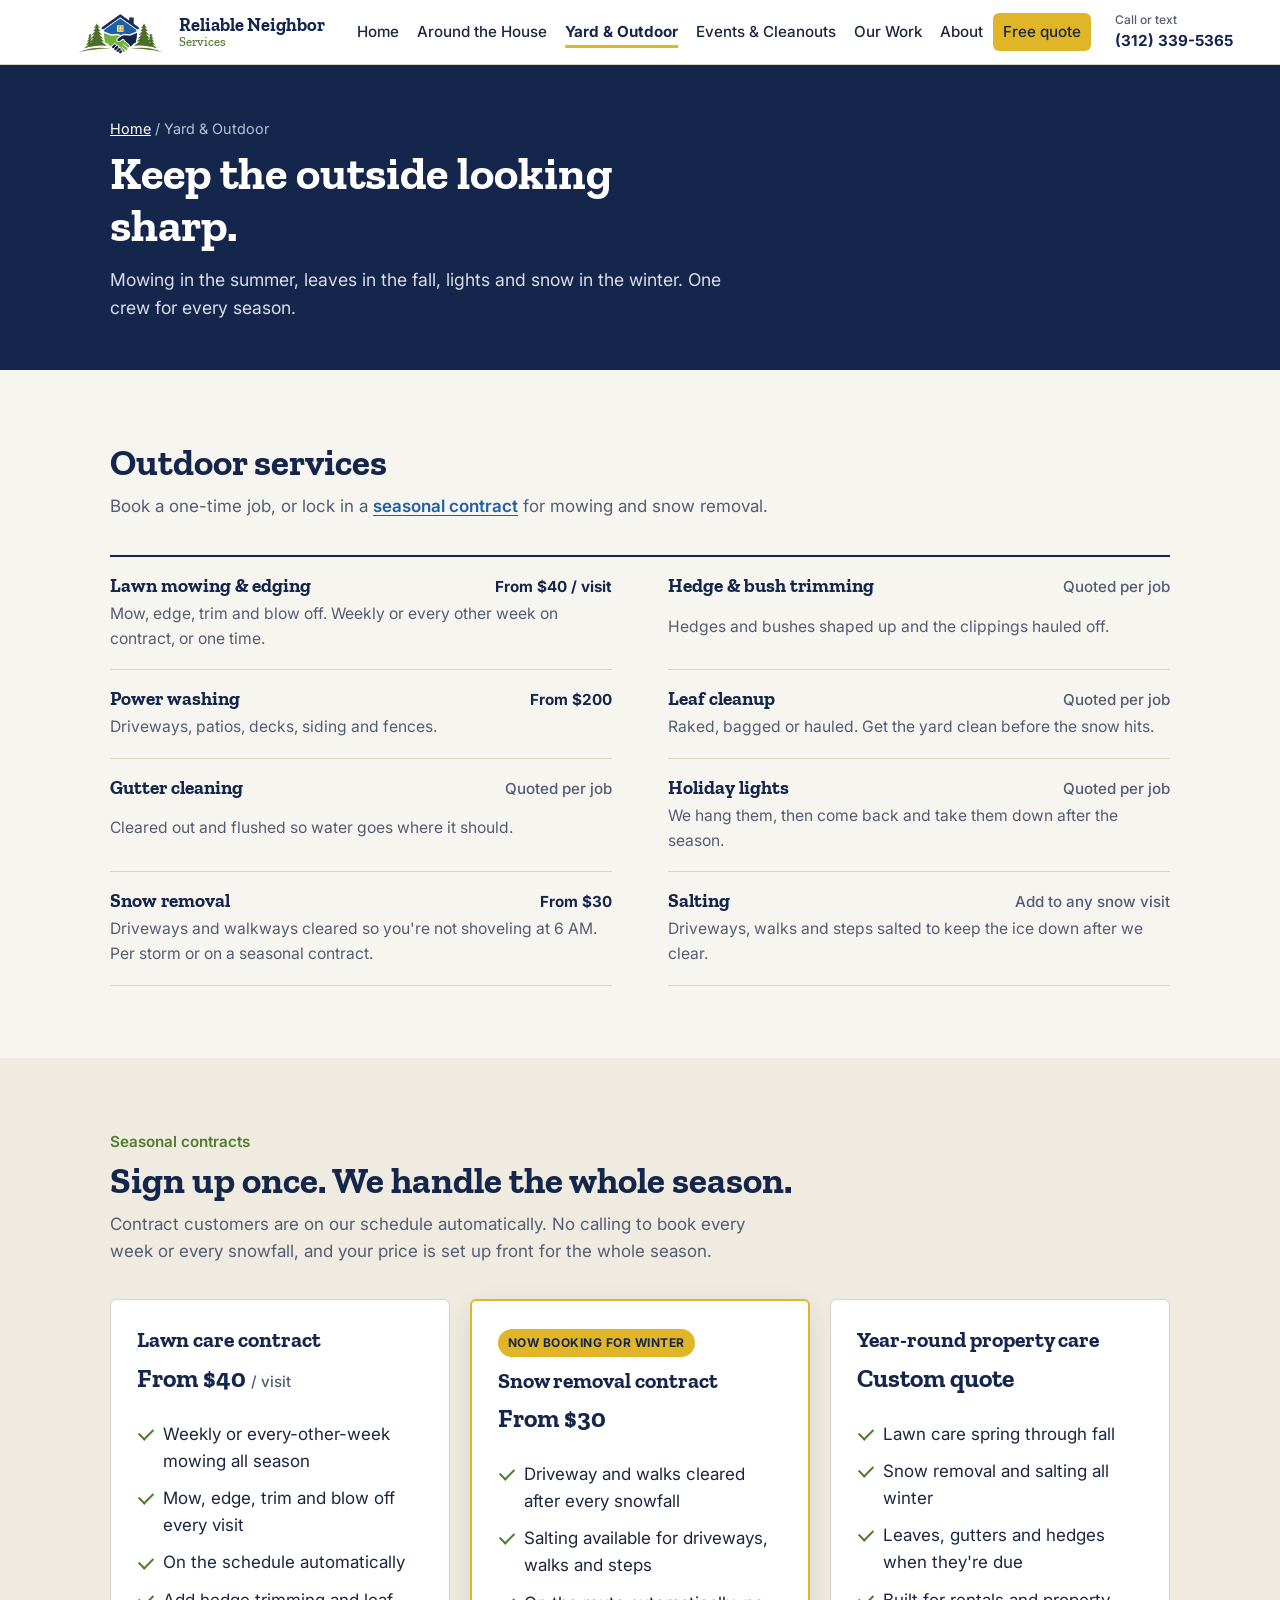
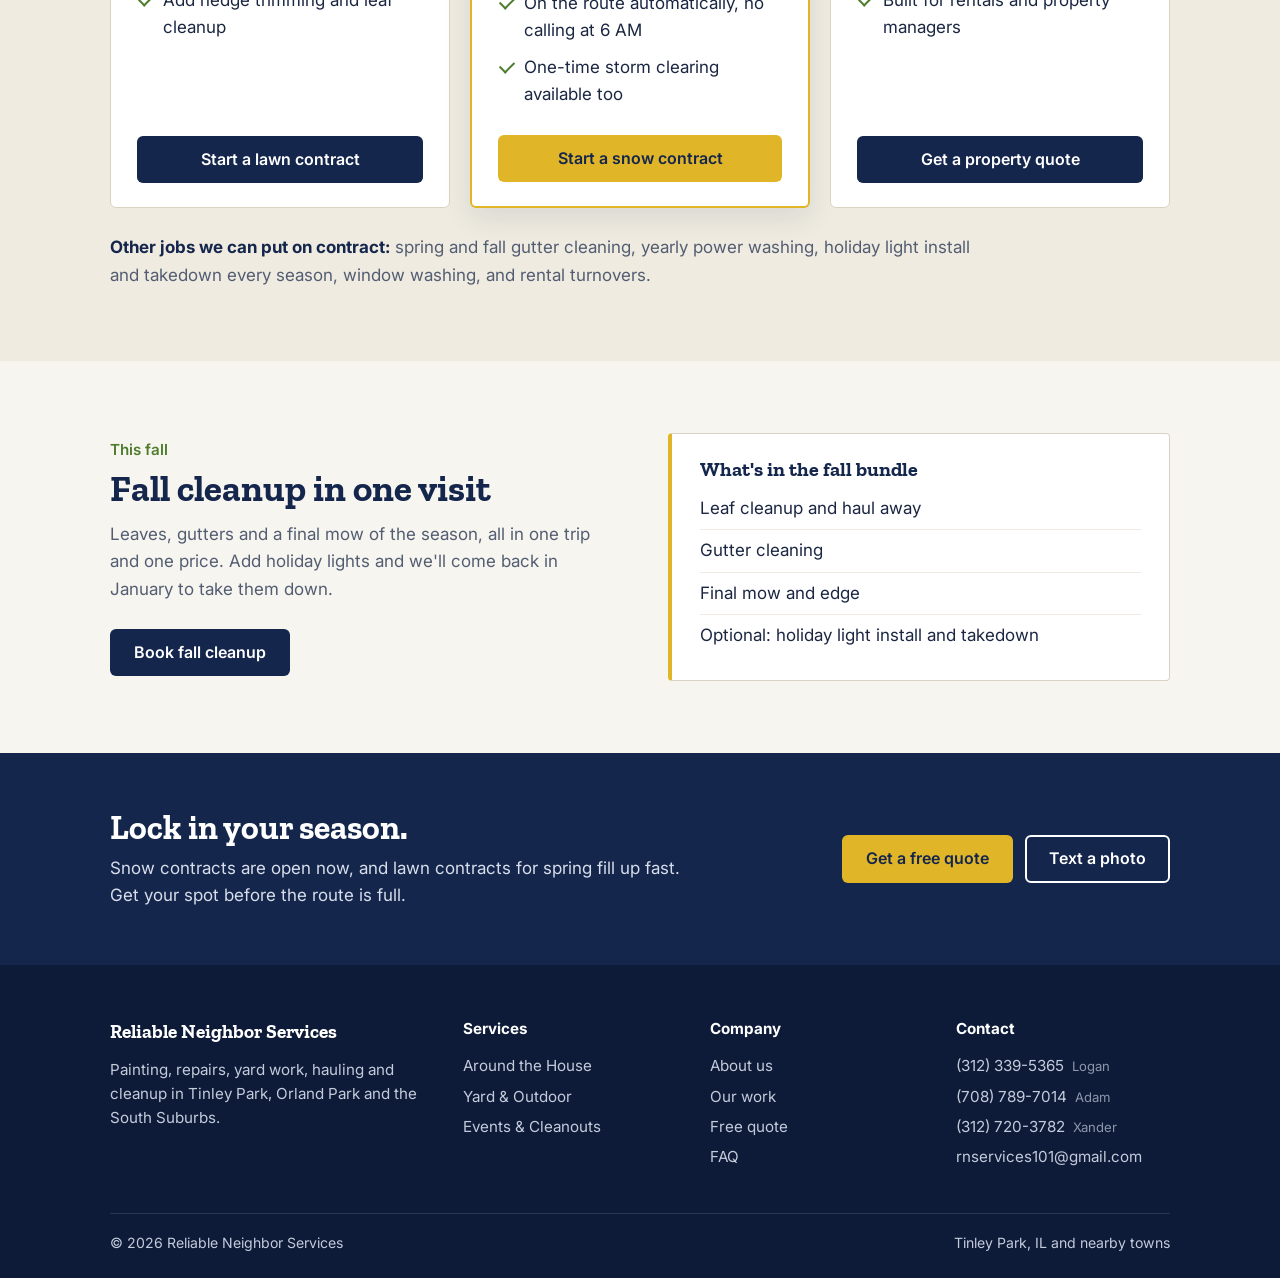
<file: yard-outdoor.html>
<!doctype html>
<html lang="en">
<head>
  <meta charset="UTF-8" />
  <meta name="viewport" content="width=device-width, initial-scale=1" />
  <title>Lawn Care, Power Washing &amp; Snow Removal | Reliable Neighbor Services</title>
  <meta name="description" content="Lawn mowing from $40 and snow removal from $30, with seasonal contracts and salting. Hedge trimming, power washing, leaves, gutters and holiday lights in Tinley Park, Orland Park and nearby towns." />
  <link rel="canonical" href="https://reliableneighbors.com/yard-outdoor.html" />
  <meta property="og:type" content="website" />
  <meta property="og:title" content="Lawn Care, Power Washing &amp; Snow Removal | Reliable Neighbor Services" />
  <meta property="og:description" content="Lawn mowing from $40 and snow removal from $30, with seasonal contracts and salting. Hedge trimming, power washing, leaves, gutters and holiday lights in Tinley Park, Orland Park and nearby towns." />
  <meta property="og:image" content="https://reliableneighbors.com/assets/after-siding.jpg" />
  <link rel="preconnect" href="https://fonts.googleapis.com" />
  <link rel="preconnect" href="https://fonts.gstatic.com" crossorigin />
  <link href="https://fonts.googleapis.com/css2?family=Zilla+Slab:wght@600;700&family=Inter:wght@400;500;600;700&display=swap" rel="stylesheet" />
  <link rel="icon" href="favicon.ico" sizes="any" />
  <link rel="apple-touch-icon" href="assets/logo-icon.png" />
  <link rel="stylesheet" href="style.css" />
  <script src="script.js" defer></script>
</head>
<body>
<a class="skip" href="#main">Skip to content</a>

<header class="site">
  <div class="wrap head">
    <a href="index.html" class="brand">
      <img src="assets/logo-mark.png" alt="" width="99" height="44" />
      <span>Reliable Neighbor<small>Services</small></span>
    </a>
    <button class="menu-btn" type="button" aria-expanded="false" aria-controls="site-nav">Menu</button>
    <nav class="main" id="site-nav" aria-label="Main">
      <ul>
        <li><a href="index.html">Home</a></li>
        <li><a href="around-the-house.html">Around the House</a></li>
        <li><a href="yard-outdoor.html" aria-current="page">Yard &amp; Outdoor</a></li>
        <li><a href="events.html">Events &amp; Cleanouts</a></li>
        <li><a href="work.html">Our Work</a></li>
        <li><a href="about.html">About</a></li>
        <li><a href="contact.html" class="btn btn-gold">Free quote</a></li>
      </ul>
    </nav>
    <a class="head-phone" href="tel:+13123395365"><small>Call or text</small>(312) 339-5365</a>
  </div>
</header>

<main id="main">
  <div class="page-hero">
    <div class="wrap">
      <div class="crumb"><a href="index.html">Home</a> / Yard &amp; Outdoor</div>
      <h1>Keep the outside looking sharp.</h1>
      <p>Mowing in the summer, leaves in the fall, lights and snow in the winter. One crew for every season.</p>
    </div>
  </div>

  <section>
    <div class="wrap">
      <div class="sec-head">
        <h2>Outdoor services</h2>
        <p>Book a one-time job, or lock in a <a class="link" href="#contracts">seasonal contract</a> for mowing and snow removal.</p>
      </div>
      <ul class="svc-list">
        <li><h3>Lawn mowing &amp; edging</h3><span class="price">From $40 / visit</span><p>Mow, edge, trim and blow off. Weekly or every other week on contract, or one time.</p></li>
        <li><h3>Hedge &amp; bush trimming</h3><span class="price ask">Quoted per job</span><p>Hedges and bushes shaped up and the clippings hauled off.</p></li>
        <li><h3>Power washing</h3><span class="price">From $200</span><p>Driveways, patios, decks, siding and fences.</p></li>
        <li><h3>Leaf cleanup</h3><span class="price ask">Quoted per job</span><p>Raked, bagged or hauled. Get the yard clean before the snow hits.</p></li>
        <li><h3>Gutter cleaning</h3><span class="price ask">Quoted per job</span><p>Cleared out and flushed so water goes where it should.</p></li>
        <li><h3>Holiday lights</h3><span class="price ask">Quoted per job</span><p>We hang them, then come back and take them down after the season.</p></li>
        <li><h3>Snow removal</h3><span class="price">From $30</span><p>Driveways and walkways cleared so you're not shoveling at 6 AM. Per storm or on a seasonal contract.</p></li>
        <li><h3>Salting</h3><span class="price ask">Add to any snow visit</span><p>Driveways, walks and steps salted to keep the ice down after we clear.</p></li>
      </ul>
    </div>
  </section>

  <section class="alt" id="contracts">
    <div class="wrap">
      <div class="sec-head">
        <p class="kicker">Seasonal contracts</p>
        <h2>Sign up once. We handle the whole season.</h2>
        <p>Contract customers are on our schedule automatically. No calling to book every week or every snowfall, and your price is set up front for the whole season.</p>
      </div>
      <div class="plans">
        <div class="plan">
          <h3>Lawn care contract</h3>
          <p class="plan-price">From $40 <span>/ visit</span></p>
          <ul class="ticks">
            <li>Weekly or every-other-week mowing all season</li>
            <li>Mow, edge, trim and blow off every visit</li>
            <li>On the schedule automatically</li>
            <li>Add hedge trimming and leaf cleanup</li>
          </ul>
          <a class="btn btn-navy" href="contact.html">Start a lawn contract</a>
        </div>
        <div class="plan featured">
          <p class="plan-flag">Now booking for winter</p>
          <h3>Snow removal contract</h3>
          <p class="plan-price">From $30</p>
          <ul class="ticks">
            <li>Driveway and walks cleared after every snowfall</li>
            <li>Salting available for driveways, walks and steps</li>
            <li>On the route automatically, no calling at 6 AM</li>
            <li>One-time storm clearing available too</li>
          </ul>
          <a class="btn btn-gold" href="contact.html">Start a snow contract</a>
        </div>
        <div class="plan">
          <h3>Year-round property care</h3>
          <p class="plan-price">Custom quote</p>
          <ul class="ticks">
            <li>Lawn care spring through fall</li>
            <li>Snow removal and salting all winter</li>
            <li>Leaves, gutters and hedges when they're due</li>
            <li>Built for rentals and property managers</li>
          </ul>
          <a class="btn btn-navy" href="contact.html">Get a property quote</a>
        </div>
      </div>
      <p class="plans-more"><b>Other jobs we can put on contract:</b> spring and fall gutter cleaning, yearly power washing, holiday light install and takedown every season, window washing, and rental turnovers.</p>
    </div>
  </section>

  <section id="seasonal">
    <div class="wrap split center">
      <div>
        <p class="kicker">This fall</p>
        <h2 class="sec">Fall cleanup in one visit</h2>
        <p class="muted" style="margin-top:12px">Leaves, gutters and a final mow of the season, all in one trip and one price. Add holiday lights and we'll come back in January to take them down.</p>
        <div class="actions"><a class="btn btn-navy" href="contact.html">Book fall cleanup</a></div>
      </div>
      <div class="box">
        <h3>What's in the fall bundle</h3>
        <ul>
          <li>Leaf cleanup and haul away</li>
          <li>Gutter cleaning</li>
          <li>Final mow and edge</li>
          <li>Optional: holiday light install and takedown</li>
        </ul>
      </div>
    </div>
  </section>

  <section class="cta-band">
    <div class="wrap">
      <div>
        <h2>Lock in your season.</h2>
        <p>Snow contracts are open now, and lawn contracts for spring fill up fast. Get your spot before the route is full.</p>
      </div>
      <div class="actions">
        <a class="btn btn-gold" href="contact.html">Get a free quote</a>
        <a class="btn btn-line" href="sms:+13123395365">Text a photo</a>
      </div>
    </div>
  </section>
</main>

<footer class="site">
  <div class="wrap">
    <div class="foot-grid">
      <div>
        <div class="foot-name">Reliable Neighbor Services</div>
        <p>Painting, repairs, yard work, hauling and cleanup in Tinley Park, Orland Park and the South Suburbs.</p>
      </div>
      <div>
        <h4>Services</h4>
        <ul>
          <li><a href="around-the-house.html">Around the House</a></li>
          <li><a href="yard-outdoor.html">Yard &amp; Outdoor</a></li>
          <li><a href="events.html">Events &amp; Cleanouts</a></li>
        </ul>
      </div>
      <div>
        <h4>Company</h4>
        <ul>
          <li><a href="about.html">About us</a></li>
          <li><a href="work.html">Our work</a></li>
          <li><a href="contact.html">Free quote</a></li>
          <li><a href="contact.html#faq">FAQ</a></li>
        </ul>
      </div>
      <div>
        <h4>Contact</h4>
        <ul>
          <li><a href="tel:+13123395365">(312) 339-5365</a> <span class="who">Logan</span></li>
          <li><a href="tel:+17087897014">(708) 789-7014</a> <span class="who">Adam</span></li>
          <li><a href="tel:+13127203782">(312) 720-3782</a> <span class="who">Xander</span></li>
          <li><a href="mailto:rnservices101@gmail.com">rnservices101@gmail.com</a></li>
        </ul>
      </div>
    </div>
    <div class="foot-bottom">
      <span>&copy; 2026 Reliable Neighbor Services</span>
      <span>Tinley Park, IL and nearby towns</span>
    </div>
  </div>
</footer>

<div class="callbar">
  <a href="tel:+13123395365">Call</a>
  <a href="sms:+13123395365">Text for a quote</a>
</div>
</body>
</html>
</file>
<file: style.css>
/* Reliable Neighbor Services
   Colors and fonts follow 01 Brand/Brand Guide.txt */
:root {
  --navy: #15264d;
  --navy-dk: #0e1b38;
  --blue: #1f5fa8;
  --green: #4f7d2e;
  --gold: #e0b528;
  --gold-dk: #c49a14;
  --paper: #f7f5ef;
  --paper-2: #efebe0;
  --ink: #1b2742;
  --soft: #535d72;
  --line: #d9d3c3;
}

* { box-sizing: border-box; }
body {
  margin: 0;
  background: var(--paper);
  color: var(--ink);
  font-family: "Inter", system-ui, -apple-system, "Segoe UI", sans-serif;
  font-size: 1.0625rem;
  line-height: 1.6;
  -webkit-font-smoothing: antialiased;
}
h1, h2, h3 { font-family: "Zilla Slab", Georgia, serif; margin: 0; line-height: 1.12; font-weight: 700; color: var(--navy); }
p { margin: 0; }
a { color: inherit; }
ul, ol { margin: 0; padding: 0; list-style: none; }
img { max-width: 100%; height: auto; display: block; }
.wrap { max-width: 1100px; margin: 0 auto; padding: 0 20px; }
.muted { color: var(--soft); }

:focus-visible { outline: 3px solid var(--gold); outline-offset: 2px; }

.skip { position: absolute; left: -9999px; top: 0; background: var(--navy); color: #fff; padding: 10px 16px; z-index: 100; }
.skip:focus { left: 10px; top: 10px; }

/* ---------- Buttons ---------- */
.btn {
  display: inline-block;
  padding: 12px 22px;
  border-radius: 6px;
  font-family: inherit;
  font-size: 1rem;
  font-weight: 600;
  line-height: 1.2;
  text-decoration: none;
  border: 2px solid transparent;
  cursor: pointer;
  text-align: center;
}
.btn-gold { background: var(--gold); color: var(--navy); }
.btn-gold:hover { background: var(--gold-dk); }
.btn-navy { background: var(--navy); color: #fff; }
.btn-navy:hover { background: var(--blue); }
.btn-line { border-color: currentColor; background: transparent; }
.btn-line:hover { background: rgba(127, 127, 127, 0.12); }
.btn[disabled] { opacity: 0.6; cursor: wait; }

.link { color: var(--blue); font-weight: 600; text-decoration: underline; text-underline-offset: 3px; text-decoration-thickness: 1px; }
.link:hover { text-decoration-thickness: 2px; }

/* ---------- Header ---------- */
header.site { background: #fff; border-bottom: 1px solid var(--line); position: sticky; top: 0; z-index: 50; }
.head { display: flex; align-items: center; gap: 24px; padding-top: 10px; padding-bottom: 10px; }
header.site .wrap { max-width: 1180px; }
.brand { display: flex; align-items: center; gap: 10px; flex-shrink: 0; text-decoration: none; color: var(--navy); }
.brand img { height: 44px; width: auto; }
.brand span { white-space: nowrap; font-family: "Zilla Slab", serif; font-weight: 700; font-size: 1.15rem; line-height: 1.05; }
.brand small { display: block; font-size: 0.8rem; font-weight: 500; color: var(--green); }
nav.main { margin-left: auto; }
nav.main ul { display: flex; gap: 2px; align-items: center; }
nav.main a { display: block; white-space: nowrap; padding: 8px 8px; font-weight: 500; font-size: 0.95rem; color: var(--ink); text-decoration: none; }
nav.main a:hover { color: var(--blue); }
nav.main a[aria-current="page"] { color: var(--navy); font-weight: 700; text-decoration: underline; text-decoration-color: var(--gold); text-decoration-thickness: 3px; text-underline-offset: 8px; }
.head-phone { font-weight: 700; color: var(--navy); text-decoration: none; white-space: nowrap; font-size: 0.95rem; }
.head-phone small { display: block; font-weight: 500; color: var(--soft); font-size: 0.75rem; }
.menu-btn { display: none; margin-left: auto; background: none; border: 1px solid var(--line); border-radius: 6px; padding: 8px 14px; font-family: inherit; font-size: 0.95rem; font-weight: 600; color: var(--navy); cursor: pointer; }
@media (max-width: 1199px) { .head-phone { display: none; } }
@media (max-width: 1080px) {
  .menu-btn { display: block; }
  nav.main { display: none; position: absolute; top: 100%; left: 0; right: 0; background: #fff; border-bottom: 1px solid var(--line); }
  nav.main.open { display: block; }
  nav.main ul { flex-direction: column; align-items: stretch; padding: 8px 20px 18px; }
  nav.main a { padding: 12px 0; border-bottom: 1px solid var(--paper-2); font-size: 1rem; }
  nav.main a[aria-current="page"] { text-underline-offset: 6px; }
  nav.main .btn { margin-top: 12px; border-bottom: 0; }
}

/* ---------- Home hero ---------- */
.hero { padding: 56px 0 72px; }
.hero-grid { display: grid; grid-template-columns: 1fr 1fr; gap: 56px; align-items: center; }
.hero .where { font-weight: 600; color: var(--green); font-size: 0.95rem; }
.hero h1 { font-size: clamp(2.3rem, 5vw, 3.6rem); margin-top: 10px; max-width: 14ch; letter-spacing: -0.01em; }
.hero .lede { margin-top: 18px; font-size: 1.15rem; max-width: 44ch; }
.actions { margin-top: 26px; display: flex; gap: 12px; flex-wrap: wrap; align-items: center; }
.hero .fine { margin-top: 20px; font-size: 0.92rem; color: var(--soft); }
@media (max-width: 860px) { .hero { padding: 36px 0 56px; } .hero-grid { grid-template-columns: 1fr; gap: 36px; } }

/* Before / after photos */
.ba { display: grid; grid-template-columns: 1fr 1fr; gap: 14px; margin: 0; }
.ba figure { margin: 0; }
.ba img { width: 100%; aspect-ratio: 4 / 5; object-fit: cover; border-radius: 4px; background: var(--paper-2); }
.ba figure:first-child img { object-position: 62% 50%; }
.ba figcaption { margin-top: 8px; font-weight: 700; font-size: 0.9rem; color: var(--navy); }
.ba figcaption span { font-weight: 400; color: var(--soft); }
.ba-note { grid-column: 1 / -1; font-size: 0.9rem; color: var(--soft); margin-top: 2px; }

/* Home: before/after slider (controls shown by script.js) */
.ba-slide[hidden] { display: none; }
.ba-controls { display: flex; align-items: center; justify-content: center; gap: 16px; margin-top: 14px; }
.ba-controls[hidden] { display: none; }
.ba-arrow { width: 44px; height: 44px; border-radius: 50%; border: 2px solid var(--navy); background: #fff; color: var(--navy); font-size: 1.7rem; line-height: 1; padding: 0 0 4px; cursor: pointer; display: grid; place-items: center; }
.ba-arrow:hover { background: var(--navy); color: #fff; }
.ba-count { min-width: 4ch; text-align: center; font-weight: 600; font-size: 0.95rem; color: var(--navy); font-variant-numeric: tabular-nums; }
.ba-slider .ba-note { margin-top: 12px; text-align: center; }

/* ---------- Our Work gallery ---------- */
.work-stats { display: flex; flex-wrap: wrap; gap: 10px 28px; margin-top: 22px; color: #d8deea; font-size: 0.95rem; }
.work-stats b { color: var(--gold); font-family: "Zilla Slab", Georgia, serif; font-size: 1.5rem; margin-right: 4px; }
.gallery { padding-top: 40px; }
.filters { display: flex; flex-wrap: wrap; gap: 8px; margin-bottom: 8px; }
.filters[hidden] { display: none; }
.filter { border: 1px solid var(--line); background: #fff; border-radius: 999px; padding: 8px 16px; font: inherit; font-weight: 600; font-size: 0.95rem; color: var(--navy); cursor: pointer; }
.filter:hover { border-color: var(--navy); }
.filter[aria-pressed="true"] { background: var(--navy); border-color: var(--navy); color: #fff; }
.filter .n { font-weight: 500; opacity: 0.65; margin-left: 4px; }
.project { padding: 44px 0; border-bottom: 1px solid var(--line); scroll-margin-top: 90px; }
.project[hidden] { display: none; }
.project-head { max-width: 64ch; margin-bottom: 22px; }
.project .tag { font-size: 0.78rem; font-weight: 700; letter-spacing: 0.08em; text-transform: uppercase; color: var(--green); }
.project h2 { font-size: clamp(1.5rem, 2.6vw, 1.95rem); margin-top: 6px; }
.project-head p:not(.tag) { margin-top: 8px; color: var(--soft); }
.pairs { display: grid; gap: 14px; }
.pair { display: grid; grid-template-columns: 1fr 1fr; gap: 14px; }
.pair figure, .shot { margin: 0; }
.shots { display: grid; grid-template-columns: repeat(auto-fill, minmax(200px, 1fr)); gap: 14px; }
.zoom { position: relative; display: block; width: 100%; padding: 0; border: 0; border-radius: 6px; overflow: hidden; background: var(--paper-2); cursor: zoom-in; }
.zoom img { width: 100%; aspect-ratio: 4 / 3; object-fit: cover; transition: transform 0.35s ease; }
.shots .zoom img { aspect-ratio: 3 / 4; }
.zoom:hover img { transform: scale(1.035); }
.badge { position: absolute; left: 10px; top: 10px; background: var(--navy); color: #fff; font-size: 0.75rem; font-weight: 700; letter-spacing: 0.03em; padding: 4px 10px; border-radius: 999px; }
.badge.after { background: var(--green); }
.badge.during { background: var(--gold); color: var(--navy); }
.filter-empty { padding: 40px 0; color: var(--soft); }
.filter-empty .link { background: none; border: 0; padding: 0; font: inherit; cursor: pointer; }
@media (max-width: 640px) {
  .pair { grid-template-columns: 1fr 1fr; gap: 8px; }
  .shots { grid-template-columns: 1fr 1fr; gap: 8px; }
  .badge { left: 6px; top: 6px; font-size: 0.7rem; padding: 3px 8px; }
  .project { padding: 34px 0; }
}

/* Photo viewer (Our Work) */
.lightbox { border: 0; padding: 0; margin: 0; width: 100vw; height: 100vh; max-width: none; max-height: none; background: transparent; color: #fff; }
.lightbox::backdrop { background: rgba(10, 16, 32, 0.94); }
.lb-inner { display: grid; grid-template-rows: auto 1fr auto; height: 100%; padding: 14px 16px 18px; }
.lb-top { display: flex; justify-content: space-between; align-items: center; gap: 16px; }
.lb-title { font-family: "Zilla Slab", Georgia, serif; font-weight: 700; font-size: 1.15rem; }
.lb-stage { position: relative; display: flex; align-items: center; justify-content: center; min-height: 0; padding: 12px 0; }
.lb-stage img { max-width: 100%; max-height: 100%; object-fit: contain; border-radius: 4px; }
.lb-btn { width: 46px; height: 46px; border-radius: 50%; border: 0; background: rgba(255, 255, 255, 0.92); color: var(--navy); font-size: 1.8rem; line-height: 1; padding: 0 0 4px; cursor: pointer; display: grid; place-items: center; flex-shrink: 0; }
.lb-btn:hover { background: var(--gold); }
.lb-prev, .lb-next { position: absolute; top: 50%; transform: translateY(-50%); }
.lb-prev { left: 4px; }
.lb-next { right: 4px; }
.lb-caption { text-align: center; color: #d8deea; font-size: 0.95rem; }
.lb-count { font-weight: 700; color: #fff; margin-right: 6px; }

/* About: crew photo */
.crew-photo { margin: 0 0 40px; }
.crew-photo img { width: 100%; aspect-ratio: 16 / 9; object-fit: cover; object-position: 50% 60%; border-radius: 6px; }
.crew-photo figcaption { margin-top: 8px; font-size: 0.9rem; color: var(--soft); }

/* ---------- Sub-page header ---------- */
.page-hero { background: var(--navy); color: #fff; padding: 52px 0 48px; }
.crumb { font-size: 0.9rem; color: #b7c0d3; }
.crumb a { color: #fff; }
.page-hero h1 { color: #fff; font-size: clamp(2rem, 4.2vw, 2.9rem); margin-top: 8px; max-width: 22ch; }
.page-hero p { margin-top: 14px; color: #d8deea; font-size: 1.1rem; max-width: 58ch; }

/* ---------- Sections ---------- */
section { padding: 72px 0; }
section.tight { padding: 52px 0; }
.alt { background: var(--paper-2); }
.sec-head { max-width: 62ch; margin-bottom: 34px; }
.sec-head h2, h2.sec { font-size: clamp(1.75rem, 3.2vw, 2.3rem); }
.sec-head p { margin-top: 10px; color: var(--soft); }
.kicker { font-weight: 600; color: var(--green); font-size: 0.95rem; margin-bottom: 6px; }

/* Home: what we do (three columns, rules between) */
.divisions { display: grid; grid-template-columns: repeat(3, 1fr); border-top: 2px solid var(--navy); }
.division { padding: 26px 28px 8px 0; }
.division + .division { padding-left: 28px; border-left: 1px solid var(--line); }
.division h3 { font-size: 1.45rem; }
.division h3 a { text-decoration: none; }
.division h3 a:hover { color: var(--blue); }
.division > p { color: var(--soft); margin-top: 6px; }
.division ul { margin: 14px 0 18px; }
.division li { padding: 3px 0; }
@media (max-width: 860px) {
  .divisions { grid-template-columns: 1fr; }
  .division, .division + .division { padding: 24px 0 8px; border-left: 0; }
  .division + .division { border-top: 1px solid var(--line); }
}

/* Rate card / price list */
.rates { background: #fff; border: 1px solid var(--line); border-radius: 6px; padding: 28px 32px; }
.rates h3 { font-size: 1.35rem; }
.rates .sub { color: var(--soft); font-size: 0.95rem; margin-top: 4px; }
.rate-list { margin-top: 18px; }
.rate-list li { display: flex; align-items: baseline; gap: 10px; padding: 8px 0; }
.rate-list li::after { content: ""; order: 2; flex: 1; border-bottom: 2px dotted var(--line); transform: translateY(-4px); }
.rate-list .n { order: 1; }
.rate-list .p { order: 3; font-weight: 700; color: var(--navy); white-space: nowrap; }

/* Two-up layout */
.split { display: grid; grid-template-columns: 1fr 1fr; gap: 56px; align-items: start; }
.split.center { align-items: center; }
@media (max-width: 860px) { .split { grid-template-columns: 1fr; gap: 36px; } }

/* Numbered steps (plain) */
.steps { counter-reset: s; }
.steps li { counter-increment: s; display: grid; grid-template-columns: 44px 1fr; gap: 4px 14px; padding: 16px 0; border-top: 1px solid var(--line); }
.steps li:last-child { border-bottom: 1px solid var(--line); }
.steps li::before { content: counter(s); grid-row: span 2; font-family: "Zilla Slab", serif; font-weight: 700; font-size: 2rem; line-height: 1; color: var(--gold-dk); }
.steps b { font-family: "Zilla Slab", serif; font-size: 1.2rem; color: var(--navy); }
.steps p { color: var(--soft); }

/* Simple checklist */
.ticks li { padding: 5px 0 5px 26px; position: relative; }
.ticks li::before { content: ""; position: absolute; left: 2px; top: 0.72em; width: 12px; height: 7px; border-left: 2.5px solid var(--green); border-bottom: 2.5px solid var(--green); transform: rotate(-45deg); }

/* Service list (sub-pages): rows instead of card grid */
.svc-list { display: grid; grid-template-columns: 1fr 1fr; column-gap: 56px; border-top: 2px solid var(--navy); }
.svc-list li { display: grid; grid-template-columns: 1fr auto; gap: 2px 18px; padding: 18px 0; border-bottom: 1px solid var(--line); }
.svc-list h3 { font-size: 1.2rem; }
.svc-list .price { font-weight: 700; color: var(--navy); white-space: nowrap; font-size: 0.95rem; text-align: right; }
.svc-list .price.ask { font-weight: 500; color: var(--soft); }
.svc-list p { grid-column: 1 / -1; color: var(--soft); font-size: 0.98rem; }
@media (max-width: 760px) { .svc-list { grid-template-columns: 1fr; } }

/* Yard: seasonal contracts */
.plans { display: grid; grid-template-columns: repeat(3, 1fr); gap: 20px; align-items: stretch; }
.plan { background: #fff; border: 1px solid var(--line); border-radius: 6px; padding: 28px 26px 24px; display: flex; flex-direction: column; }
.plan.featured { border: 2px solid var(--gold); box-shadow: 0 10px 28px rgba(21, 38, 77, 0.10); }
.plan-flag { align-self: flex-start; background: var(--gold); color: var(--navy); font-size: 0.75rem; font-weight: 700; letter-spacing: 0.04em; text-transform: uppercase; padding: 4px 10px; border-radius: 999px; margin-bottom: 12px; }
.plan h3 { font-size: 1.35rem; }
.plan-price { margin-top: 6px; font-family: "Zilla Slab", Georgia, serif; font-size: 1.6rem; font-weight: 700; color: var(--navy); }
.plan-price span { font-family: "Inter", system-ui, sans-serif; font-size: 0.95rem; font-weight: 500; color: var(--soft); }
.plan .ticks { margin: 16px 0 22px; flex: 1; }
.plan .btn { align-self: stretch; }
.plans-more { margin-top: 26px; color: var(--soft); max-width: 80ch; }
.plans-more b { color: var(--navy); }
.sec-head p.kicker { color: var(--green); margin: 0 0 6px; }
@media (max-width: 900px) { .plans { grid-template-columns: 1fr; max-width: 520px; } }

/* Boxed list */
.box { background: #fff; border: 1px solid var(--line); border-left: 4px solid var(--gold); border-radius: 4px; padding: 24px 28px; }
.box h3 { font-size: 1.25rem; margin-bottom: 8px; }
.box li { padding: 7px 0; border-bottom: 1px solid var(--paper-2); }
.box li:last-child { border: 0; }

/* Team */
.team { display: grid; grid-template-columns: repeat(3, 1fr); gap: 40px; }
.member h3 { font-size: 1.3rem; }
.member .role { color: var(--green); font-weight: 600; font-size: 0.95rem; }
.member p { color: var(--soft); margin-top: 10px; }
.member-contact { margin-top: 14px; padding-top: 12px; border-top: 1px solid var(--line); font-size: 0.95rem; }
.member-contact li { padding: 2px 0; }
.member-contact a { color: var(--blue); font-weight: 600; text-decoration: none; overflow-wrap: anywhere; }
.member-contact a:hover { text-decoration: underline; }
.member-contact li:first-child a { font-family: "Zilla Slab", Georgia, serif; font-size: 1.15rem; color: var(--navy); }
@media (max-width: 860px) { .team { grid-template-columns: 1fr; gap: 28px; } }

/* Towns */
.towns { font-size: 1.1rem; line-height: 1.9; }

/* CTA band */
.cta-band { background: var(--navy); color: #fff; padding: 56px 0; }
.cta-band .wrap { display: flex; justify-content: space-between; align-items: center; gap: 24px 40px; flex-wrap: wrap; }
.cta-band h2 { color: #fff; font-size: clamp(1.6rem, 3vw, 2.1rem); }
.cta-band p { color: #d8deea; margin-top: 8px; max-width: 54ch; }
.cta-band .actions { margin-top: 0; }
.cta-band .btn-line { color: #fff; }
.cta-band a:not(.btn) { color: #fff; font-weight: 700; }

/* FAQ */
.faq { max-width: 760px; }
details { border-bottom: 1px solid var(--line); padding: 16px 0; }
details:first-of-type { border-top: 1px solid var(--line); }
summary { font-weight: 600; cursor: pointer; color: var(--navy); }
details p { margin-top: 8px; color: var(--soft); }

/* ---------- Contact ---------- */
.contact-grid { display: grid; grid-template-columns: 0.8fr 1.2fr; gap: 56px; align-items: start; }
.info dt { font-weight: 700; color: var(--navy); margin-top: 22px; }
.info dt:first-child { margin-top: 0; }
.info dd { margin: 2px 0 0; color: var(--soft); }
.info dd.big a { font-family: "Zilla Slab", serif; font-size: 1.4rem; font-weight: 700; color: var(--navy); text-decoration: none; }
.info dd.big a:hover { color: var(--blue); }
form.quote { background: #fff; border: 1px solid var(--line); border-radius: 6px; padding: 30px; }
form.quote h2 { font-size: 1.6rem; }
form.quote .intro { color: var(--soft); margin: 6px 0 22px; font-size: 0.98rem; }
.field { margin-bottom: 16px; }
.field label { display: block; font-size: 0.95rem; font-weight: 600; margin-bottom: 6px; color: var(--navy); }
.field label .opt { font-weight: 400; color: var(--soft); }
.field input, .field select, .field textarea {
  width: 100%; padding: 11px 12px; border: 1px solid #c9c2ae; border-radius: 4px;
  font: inherit; font-size: 1rem; background: #fff; color: var(--ink);
}
.field input:focus, .field select:focus, .field textarea:focus { border-color: var(--navy); outline: 2px solid var(--gold); outline-offset: 0; }
.field input:user-invalid, .field select:user-invalid { border-color: #b3261e; }
.field textarea { min-height: 120px; resize: vertical; }
.two { display: grid; grid-template-columns: 1fr 1fr; gap: 0 14px; }
.hp { position: absolute; left: -9999px; width: 1px; height: 1px; overflow: hidden; }
form.quote button[type="submit"] { width: 100%; margin-top: 4px; }
.form-note { margin-top: 12px; font-size: 0.88rem; color: var(--soft); text-align: center; }
.form-status { margin-top: 14px; padding: 14px 16px; border-radius: 4px; background: #fdf1ef; border: 1px solid #e4b4ad; color: #6e1d16; font-size: 0.95rem; }
.form-status a { font-weight: 700; }
@media (max-width: 860px) { .contact-grid { grid-template-columns: 1fr; gap: 40px; } }
@media (max-width: 560px) { .two { grid-template-columns: 1fr; } form.quote { padding: 22px 18px; } }

/* ---------- Footer ---------- */
footer.site { background: var(--navy-dk); color: #c3cbdb; padding: 52px 0 24px; font-size: 0.95rem; }
footer.site a { text-decoration: none; }
footer.site a:hover { color: #fff; text-decoration: underline; }
.foot-grid { display: grid; grid-template-columns: 1.5fr 1fr 1fr 1fr; gap: 32px; }
.foot-name { font-family: "Zilla Slab", serif; font-weight: 700; font-size: 1.2rem; color: #fff; }
footer.site p { margin-top: 10px; max-width: 34ch; }
footer.site h4 { color: #fff; font-size: 0.95rem; margin: 0 0 10px; }
footer.site li { padding: 3px 0; }
footer.site .who { font-size: 0.82rem; opacity: 0.7; margin-left: 4px; }
.info .who { font-size: 0.9rem; font-weight: 600; color: var(--soft); margin-left: 6px; }
.foot-bottom { margin-top: 40px; padding-top: 18px; border-top: 1px solid rgba(255, 255, 255, 0.12); display: flex; justify-content: space-between; flex-wrap: wrap; gap: 10px; font-size: 0.88rem; }
@media (max-width: 860px) { .foot-grid { grid-template-columns: 1fr 1fr; } }
@media (max-width: 520px) { .foot-grid { grid-template-columns: 1fr; } }

/* Mobile call bar */
.callbar { display: none; }
@media (max-width: 700px) {
  .callbar { display: flex; position: fixed; bottom: 0; left: 0; right: 0; z-index: 60; border-top: 1px solid rgba(0, 0, 0, 0.15); }
  .callbar a { flex: 1; text-align: center; padding: 15px; font-weight: 700; text-decoration: none; }
  .callbar a:first-child { background: var(--navy); color: #fff; }
  .callbar a:last-child { background: var(--gold); color: var(--navy); }
  body { padding-bottom: 54px; }
}

/* Seasonal promo strip (home page) */
.season { background: var(--navy); color: #fff; padding: 18px 0; }
.season-row { display: flex; align-items: center; justify-content: space-between; gap: 16px; flex-wrap: wrap; }
.season p { margin: 0; max-width: 70ch; }
.season b { color: var(--gold); }

/* 404 page */
.notfound ul { margin-top: 18px; }
.notfound li { padding: 4px 0; }
</file>
